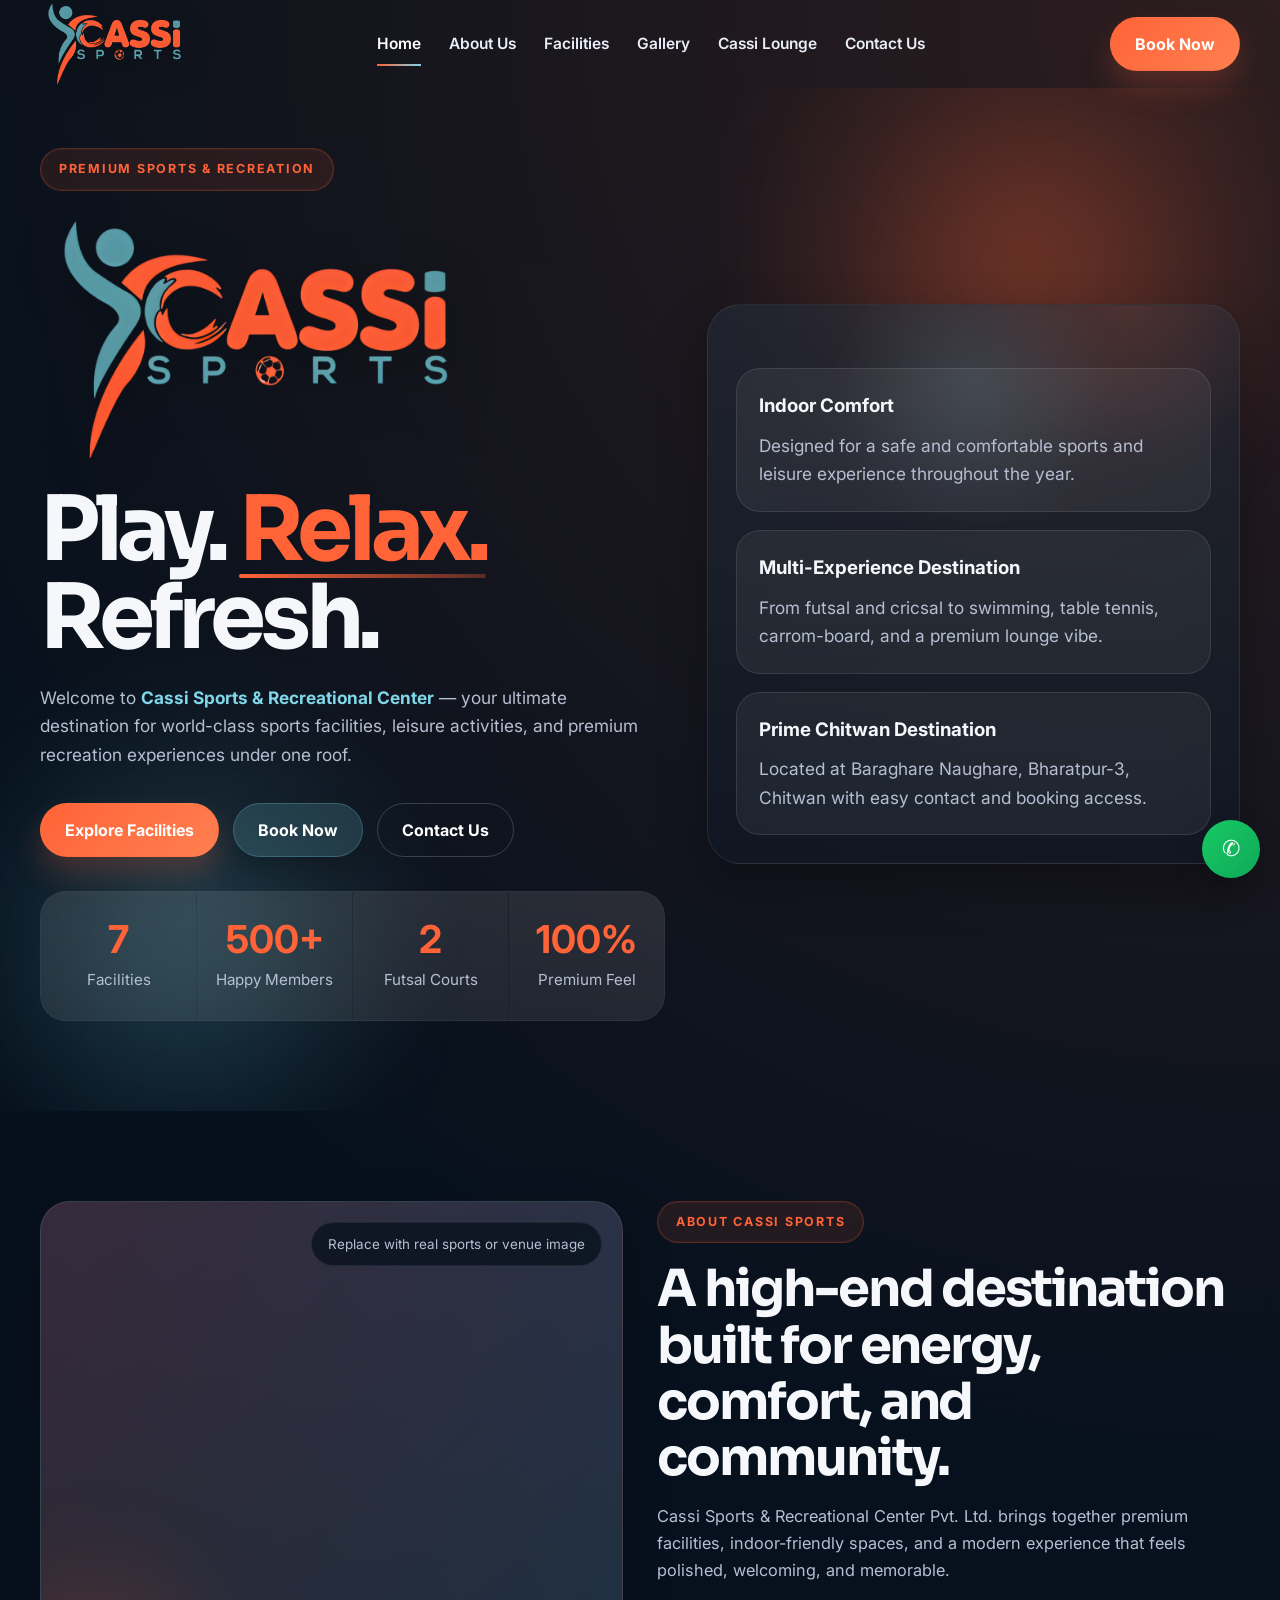
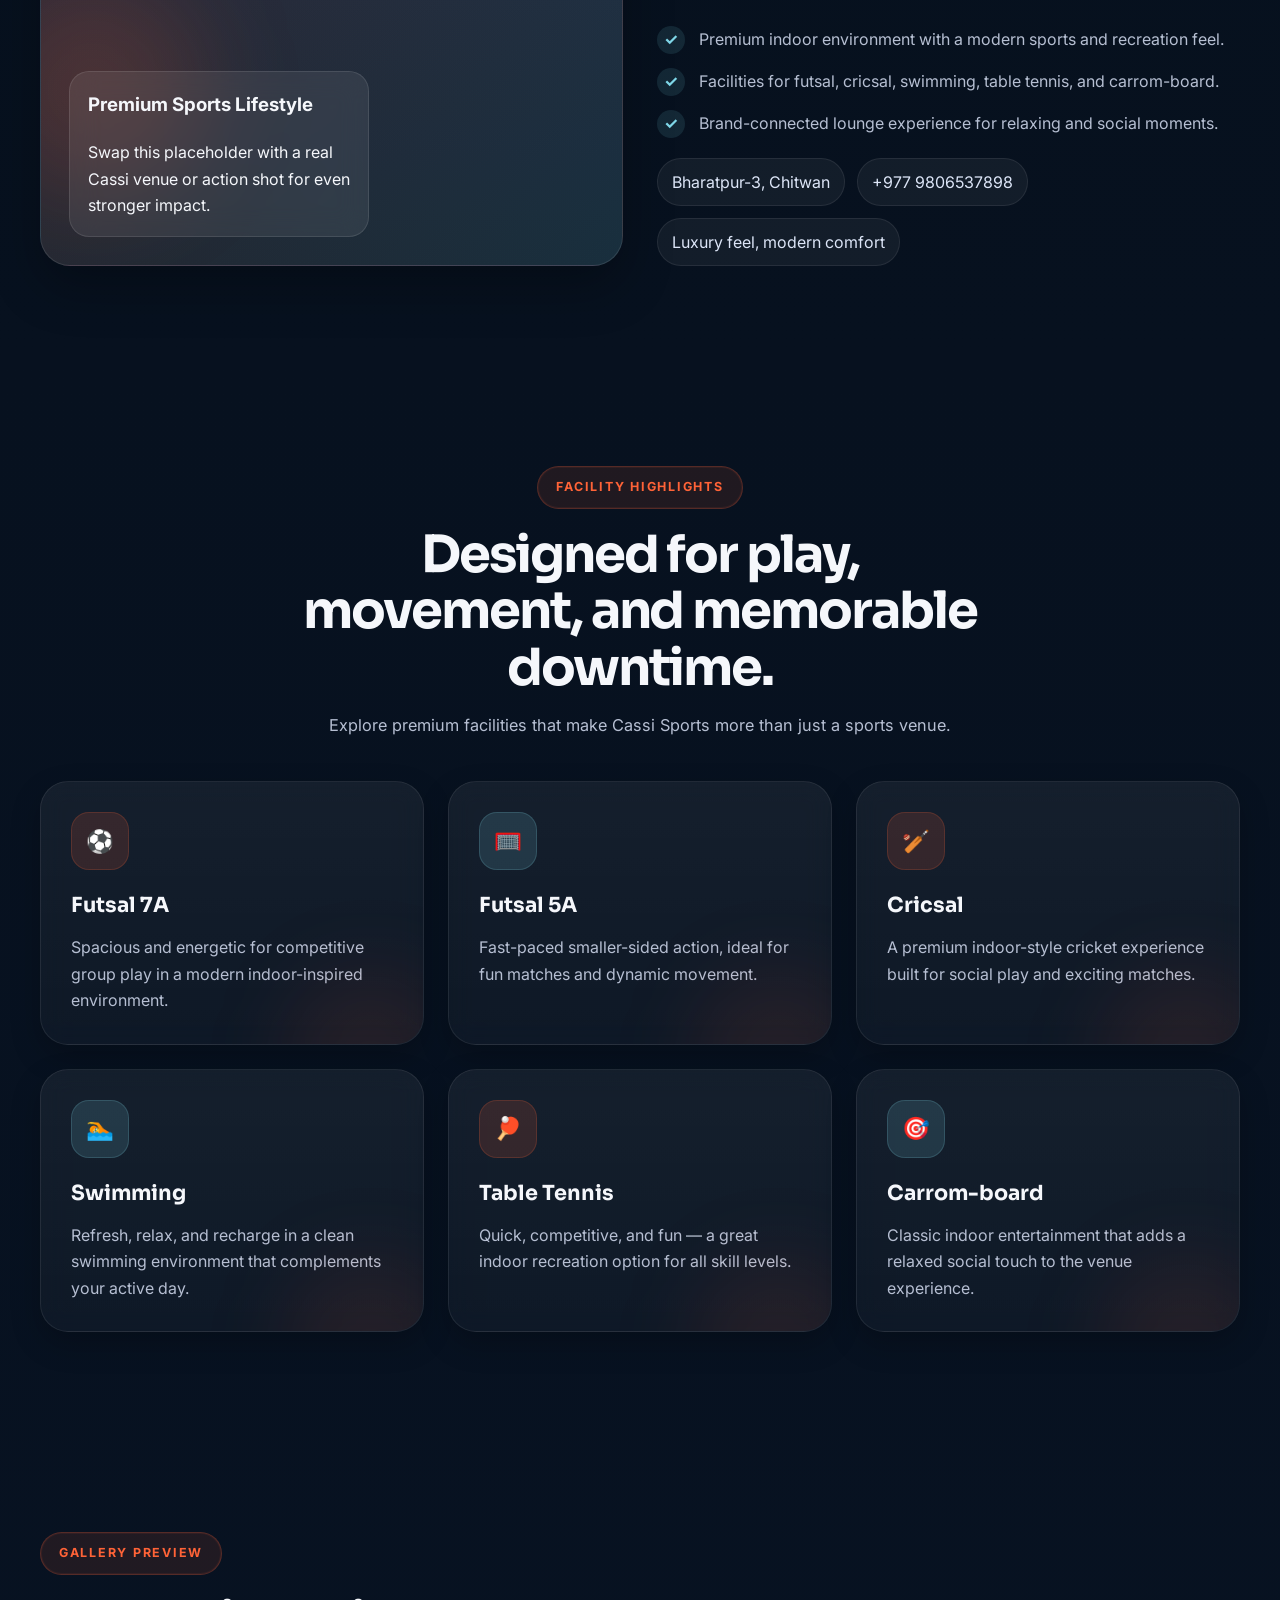
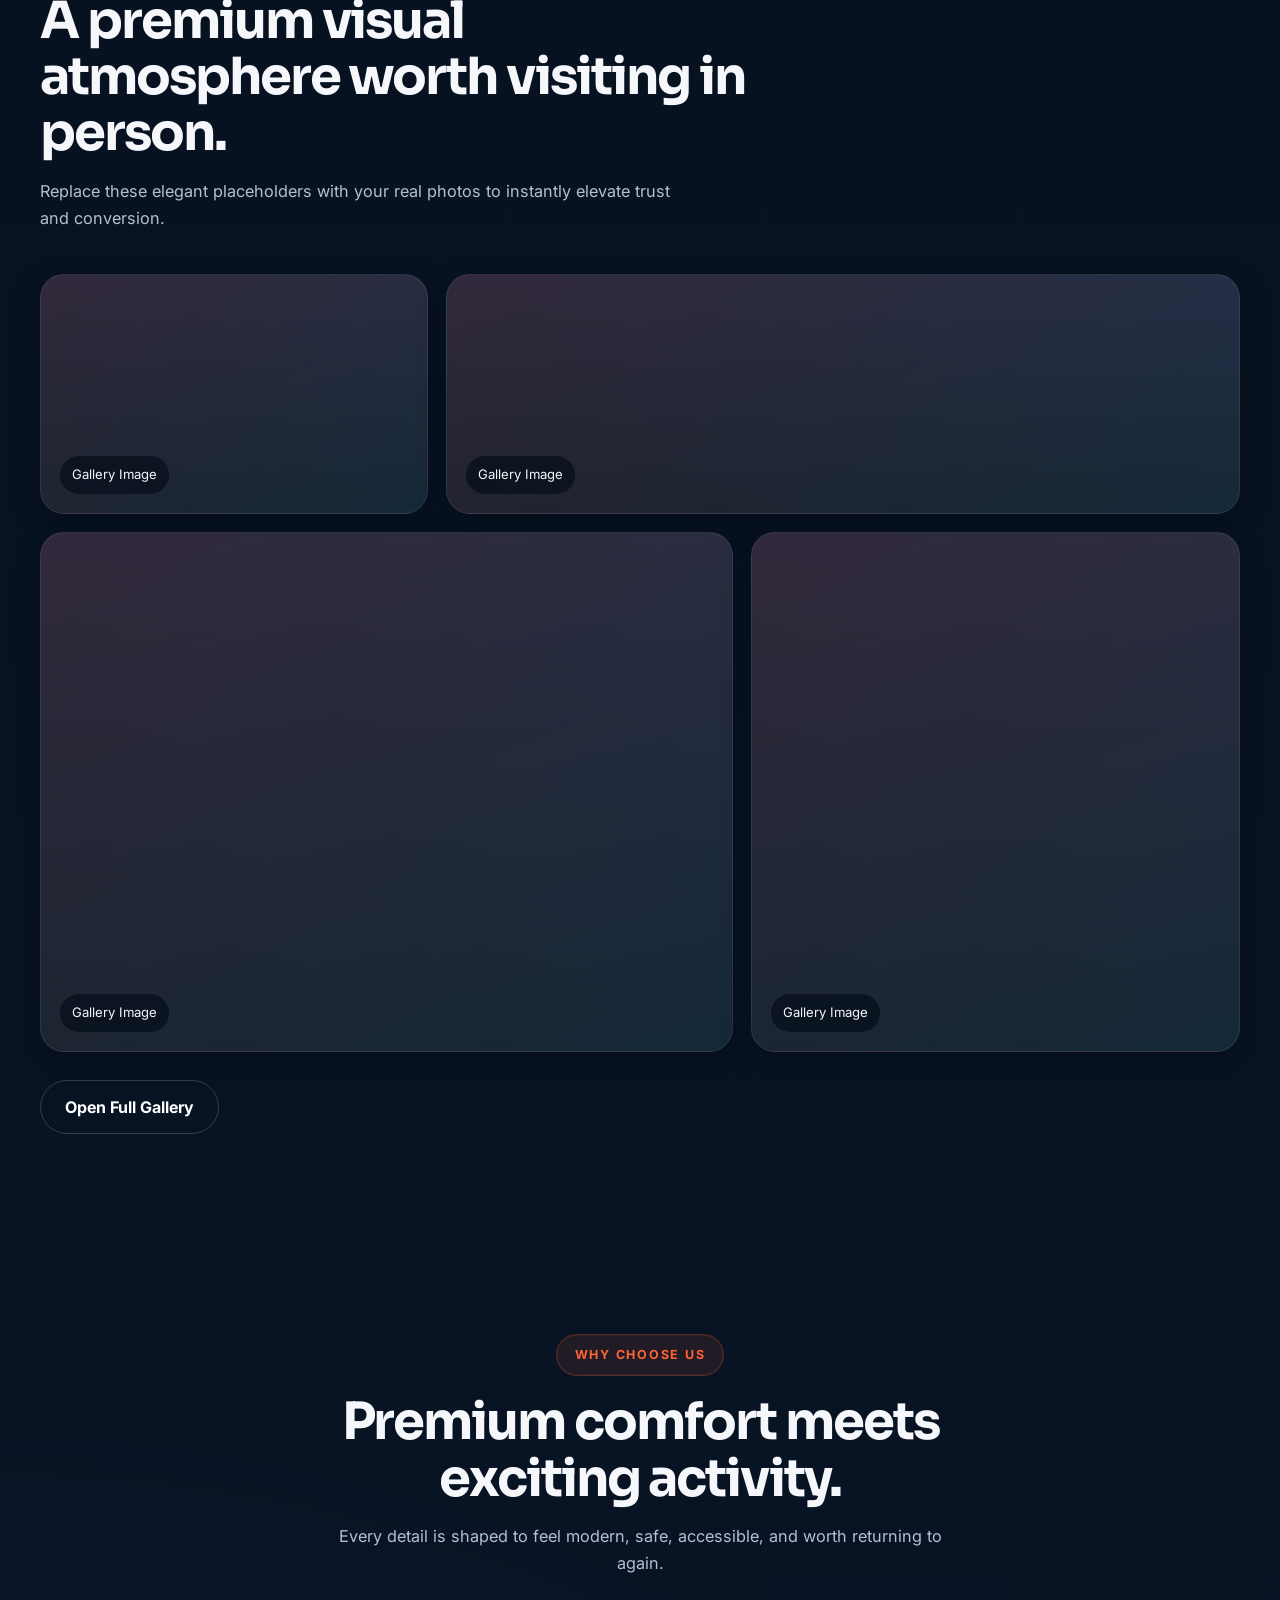
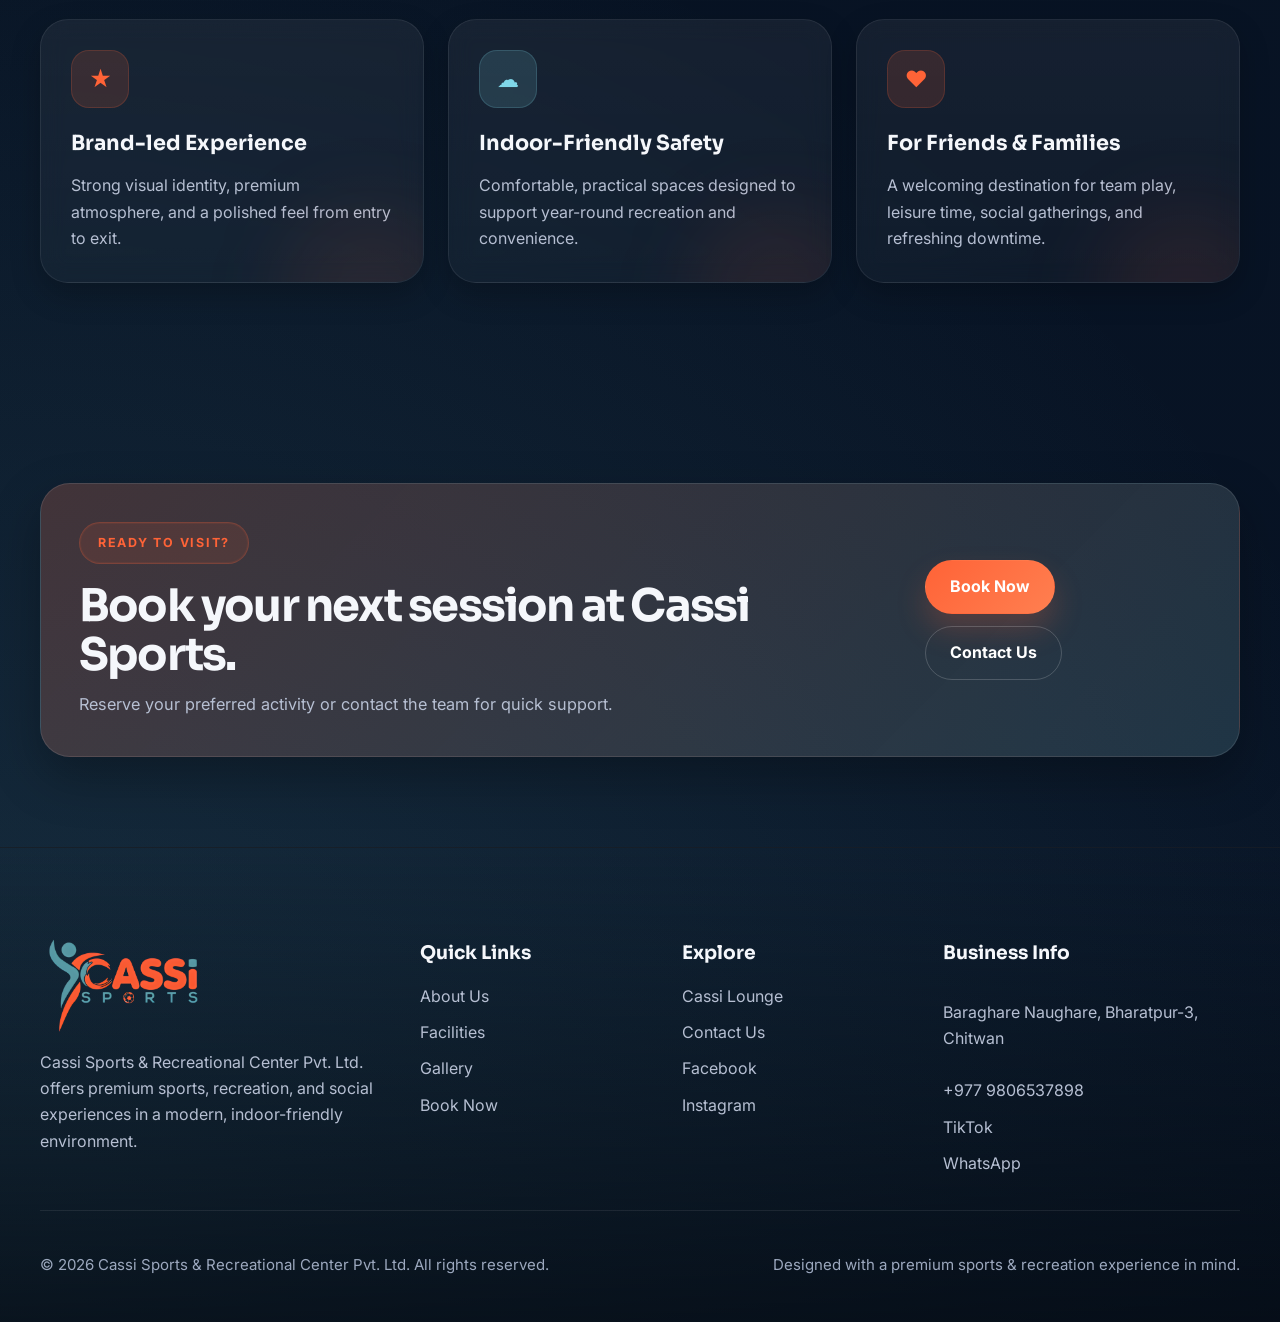
<file: index.html>
<!DOCTYPE html>
<html lang="en">
<head>
  <title>Cassi Sports &amp; Recreational Center Pvt. Ltd. | Premium Sports &amp; Recreation</title>
  <meta name="description" content="Premium sports and recreational center in Bharatpur, Chitwan with futsal, cricsal, swimming, table tennis, carrom-board, indoor safety, and Cassi Lounge." />
  
  <meta charset="UTF-8" />
  <meta name="viewport" content="width=device-width, initial-scale=1.0" />
  <meta name="theme-color" content="#07111f" />
  <link rel="icon" type="image/png" href="assets/images/cassi-logo.png" />
  <link rel="stylesheet" href="assets/css/style.css" />
  <link rel="stylesheet" href="assets/css/responsive.css" />

</head>
<body>
  
<header class="site-header">
  <div class="container navbar">
    <a class="brand" href="index.html" aria-label="Cassi Sports Home">
      <img src="assets/images/cassi-logo.png" alt="Cassi Sports official logo" />
    </a>

    <nav class="nav-links" aria-label="Main navigation">
      <a href="index.html" class="active">Home</a>
<a href="about.html" class="">About Us</a>
<a href="facilities.html" class="">Facilities</a>
<a href="gallery.html" class="">Gallery</a>
<a href="lounge.html" class="">Cassi Lounge</a>
<a href="contact.html" class="">Contact Us</a>
    </nav>

    <div class="nav-actions">
      <a href="booking.html" class="btn btn-primary desktop-only">Book Now</a>
      <button class="menu-toggle" aria-label="Open menu" aria-expanded="false">
        <span></span>
      </button>
    </div>
  </div>

  <div class="mobile-menu container">
    <nav aria-label="Mobile navigation">
      <a href="index.html" class="active">Home</a>
<a href="about.html" class="">About Us</a>
<a href="facilities.html" class="">Facilities</a>
<a href="gallery.html" class="">Gallery</a>
<a href="lounge.html" class="">Cassi Lounge</a>
<a href="contact.html" class="">Contact Us</a>
<a href="booking.html" class="btn btn-primary">Book Now</a>
    </nav>
  </div>
</header>


  <main>
    <section class="hero">
      <div class="glow orange" style="width:300px;height:300px;top:40px;right:8%;"></div>
      <div class="glow teal" style="width:260px;height:260px;bottom:20px;left:4%;"></div>

      <div class="container hero-grid">
        <div class="hero-content reveal">
          <div class="hero-badge eyebrow">Premium Sports &amp; Recreation</div>
          <div class="hero-logo-wrap">
            <img src="assets/images/cassi-logo.png" alt="Cassi Sports official large hero logo" class="hero-logo" />
          </div>
          <h1>Play. <span class="highlight underline">Relax.</span><br />Refresh.</h1>
          <p>
            Welcome to <strong class="cool">Cassi Sports &amp; Recreational Center</strong> —
            your ultimate destination for world-class sports facilities, leisure activities,
            and premium recreation experiences under one roof.
          </p>

          <div class="hero-actions">
            <a href="facilities.html" class="btn btn-primary">Explore Facilities</a>
            <a href="booking.html" class="btn btn-secondary">Book Now</a>
            <a href="contact.html" class="btn btn-outline">Contact Us</a>
          </div>

          <div class="hero-stats">
            <div class="stat">
              <h3 data-counter="7">0</h3>
              <p>Facilities</p>
            </div>
            <div class="stat">
              <h3 data-counter="500" data-suffix="+">0</h3>
              <p>Happy Members</p>
            </div>
            <div class="stat">
              <h3 data-counter="2">0</h3>
              <p>Futsal Courts</p>
            </div>
            <div class="stat">
              <h3 data-counter="100" data-suffix="%">0</h3>
              <p>Premium Feel</p>
            </div>
          </div>
        </div>

        <div class="hero-visual-panel reveal">
          <div class="hero-card-grid">
            <div class="glass-card">
              <h3>Indoor Comfort</h3>
              <p>Designed for a safe and comfortable sports and leisure experience throughout the year.</p>
            </div>
            <div class="glass-card">
              <h3>Multi-Experience Destination</h3>
              <p>From futsal and cricsal to swimming, table tennis, carrom-board, and a premium lounge vibe.</p>
            </div>
            <div class="glass-card">
              <h3>Prime Chitwan Destination</h3>
              <p>Located at Baraghare Naughare, Bharatpur-3, Chitwan with easy contact and booking access.</p>
            </div>
          </div>
        </div>
      </div>
    </section>

    <section class="section compact">
      <div class="container grid-2">
        <div class="image-placeholder reveal">
          <div class="image-caption">
            <h3 class="mt-0">Premium Sports Lifestyle</h3>
            <p class="mb-0">Swap this placeholder with a real Cassi venue or action shot for even stronger impact.</p>
          </div>
        </div>

        <div class="reveal">
          <div class="section-title-wrap">
            <span class="eyebrow">About Cassi Sports</span>
            <h2 class="section-title">A high-end destination built for energy, comfort, and community.</h2>
            <p class="section-subtitle">
              Cassi Sports &amp; Recreational Center Pvt. Ltd. brings together premium facilities,
              indoor-friendly spaces, and a modern experience that feels polished, welcoming, and memorable.
            </p>
          </div>

          <ul class="feature-list">
            <li><span>✓</span> Premium indoor environment with a modern sports and recreation feel.</li>
            <li><span>✓</span> Facilities for futsal, cricsal, swimming, table tennis, and carrom-board.</li>
            <li><span>✓</span> Brand-connected lounge experience for relaxing and social moments.</li>
          </ul>

          <div class="meta-row">
            <div class="meta-chip">Bharatpur-3, Chitwan</div>
            <div class="meta-chip">+977 9806537898</div>
            <div class="meta-chip">Luxury feel, modern comfort</div>
          </div>
        </div>
      </div>
    </section>

    <section class="section">
      <div class="container">
        <div class="section-title-wrap text-center reveal" style="margin-inline:auto;">
          <span class="eyebrow">Facility Highlights</span>
          <h2 class="section-title">Designed for play, movement, and memorable downtime.</h2>
          <p class="section-subtitle" style="margin-inline:auto;">
            Explore premium facilities that make Cassi Sports more than just a sports venue.
          </p>
        </div>

        <div class="grid-3">
          <article class="card reveal">
            <div class="icon-badge">⚽</div>
            <h3>Futsal 7A</h3>
            <p>Spacious and energetic for competitive group play in a modern indoor-inspired environment.</p>
          </article>

          <article class="card teal reveal">
            <div class="icon-badge">🥅</div>
            <h3>Futsal 5A</h3>
            <p>Fast-paced smaller-sided action, ideal for fun matches and dynamic movement.</p>
          </article>

          <article class="card reveal">
            <div class="icon-badge">🏏</div>
            <h3>Cricsal</h3>
            <p>A premium indoor-style cricket experience built for social play and exciting matches.</p>
          </article>

          <article class="card teal reveal">
            <div class="icon-badge">🏊</div>
            <h3>Swimming</h3>
            <p>Refresh, relax, and recharge in a clean swimming environment that complements your active day.</p>
          </article>

          <article class="card reveal">
            <div class="icon-badge">🏓</div>
            <h3>Table Tennis</h3>
            <p>Quick, competitive, and fun — a great indoor recreation option for all skill levels.</p>
          </article>

          <article class="card teal reveal">
            <div class="icon-badge">🎯</div>
            <h3>Carrom-board</h3>
            <p>Classic indoor entertainment that adds a relaxed social touch to the venue experience.</p>
          </article>
        </div>
      </div>
    </section>

    <section class="section compact">
      <div class="container">
        <div class="section-title-wrap reveal">
          <span class="eyebrow">Gallery Preview</span>
          <h2 class="section-title">A premium visual atmosphere worth visiting in person.</h2>
          <p class="section-subtitle">Replace these elegant placeholders with your real photos to instantly elevate trust and conversion.</p>
        </div>

        <div class="gallery-grid">
          <div class="gallery-item span-4 reveal" data-title="Modern Entry Atmosphere" data-subtitle="Use a clean exterior or branded entry shot here."></div>
          <div class="gallery-item span-8 reveal" data-title="Main Activity Zone" data-subtitle="Perfect for a wide venue image showing movement and lighting."></div>
          <div class="gallery-item span-7 tall reveal" data-title="Premium Recreation Experience" data-subtitle="Feature a bold sports or swimming visual to create a luxury feel."></div>
          <div class="gallery-item span-5 reveal" data-title="Indoor Leisure Area" data-subtitle="Ideal for social areas like table tennis or carrom-board."></div>
        </div>

        <div style="margin-top:28px;">
          <a href="gallery.html" class="btn btn-outline">Open Full Gallery</a>
        </div>
      </div>
    </section>

    <section class="section">
      <div class="container">
        <div class="section-title-wrap text-center reveal" style="margin-inline:auto;">
          <span class="eyebrow">Why Choose Us</span>
          <h2 class="section-title">Premium comfort meets exciting activity.</h2>
          <p class="section-subtitle" style="margin-inline:auto;">
            Every detail is shaped to feel modern, safe, accessible, and worth returning to again.
          </p>
        </div>

        <div class="grid-3">
          <article class="card reveal">
            <div class="icon-badge">★</div>
            <h3>Brand-led Experience</h3>
            <p>Strong visual identity, premium atmosphere, and a polished feel from entry to exit.</p>
          </article>
          <article class="card teal reveal">
            <div class="icon-badge">☁</div>
            <h3>Indoor-Friendly Safety</h3>
            <p>Comfortable, practical spaces designed to support year-round recreation and convenience.</p>
          </article>
          <article class="card reveal">
            <div class="icon-badge">♥</div>
            <h3>For Friends &amp; Families</h3>
            <p>A welcoming destination for team play, leisure time, social gatherings, and refreshing downtime.</p>
          </article>
        </div>
      </div>
    </section>

    <section class="section compact">
      <div class="container">
        <div class="cta-banner reveal">
          <div>
            <span class="eyebrow">Ready to Visit?</span>
            <h2 class="section-title" style="font-size:clamp(1.8rem,4vw,2.8rem);margin-bottom:10px;">Book your next session at Cassi Sports.</h2>
            <p class="section-subtitle" style="margin:0;">Reserve your preferred activity or contact the team for quick support.</p>
          </div>
          <div style="display:flex;flex-wrap:wrap;gap:12px;">
            <a href="booking.html" class="btn btn-primary">Book Now</a>
            <a href="contact.html" class="btn btn-outline">Contact Us</a>
          </div>
        </div>
      </div>
    </section>
  </main>

  <div class="gallery-modal" aria-hidden="true">
    <div class="gallery-modal-content">
      <button class="gallery-modal-close" aria-label="Close preview">×</button>
      <div class="modal-label">
        <h3 class="modal-title mt-0">Gallery Preview</h3>
        <p class="modal-subtitle mb-0">Replace this placeholder with your actual image asset.</p>
      </div>
    </div>
  </div>

  
<footer class="site-footer">
  <div class="container">
    <div class="footer-grid">
      <div>
        <a href="index.html" class="footer-logo">
          <img src="assets/images/cassi-logo.png" alt="Cassi Sports official logo" />
        </a>
        <p class="footer-text">
          Cassi Sports &amp; Recreational Center Pvt. Ltd. offers premium sports, recreation,
          and social experiences in a modern, indoor-friendly environment.
        </p>
      </div>

      <div>
        <h3 class="footer-title">Quick Links</h3>
        <div class="footer-links">
          <a href="about.html">About Us</a>
          <a href="facilities.html">Facilities</a>
          <a href="gallery.html">Gallery</a>
          <a href="booking.html">Book Now</a>
        </div>
      </div>

      <div>
        <h3 class="footer-title">Explore</h3>
        <div class="footer-links">
          <a href="lounge.html">Cassi Lounge</a>
          <a href="contact.html">Contact Us</a>
          <a href="https://www.facebook.com/p/Cassi-Sports-And-Recreational-Centre-Pvt-Ltd-100089812224533/" target="_blank" rel="noopener">Facebook</a>
          <a href="https://instagram.com/cassisports" target="_blank" rel="noopener">Instagram</a>
        </div>
      </div>

      <div>
        <h3 class="footer-title">Business Info</h3>
        <div class="footer-contact">
          <p>Baraghare Naughare, Bharatpur-3, Chitwan</p>
          <a href="tel:+9779806537898">+977 9806537898</a>
          <a href="https://www.tiktok.com/@cassi.sports" target="_blank" rel="noopener">TikTok</a>
          <a href="https://wa.me/9779806537898" target="_blank" rel="noopener">WhatsApp</a>
        </div>
      </div>
    </div>

    <div class="footer-bottom">
      <p>© <span class="current-year"></span> Cassi Sports &amp; Recreational Center Pvt. Ltd. All rights reserved.</p>
      <p>Designed with a premium sports &amp; recreation experience in mind.</p>
    </div>
  </div>
</footer>

<a class="back-to-top" href="javascript:void(0)" aria-label="Back to top">↑</a>
<a class="floating-whatsapp" href="https://wa.me/9779806537898" target="_blank" rel="noopener" aria-label="Chat on WhatsApp">✆</a>
<script src="assets/js/main.js"></script>

</body>
</html>
</file>
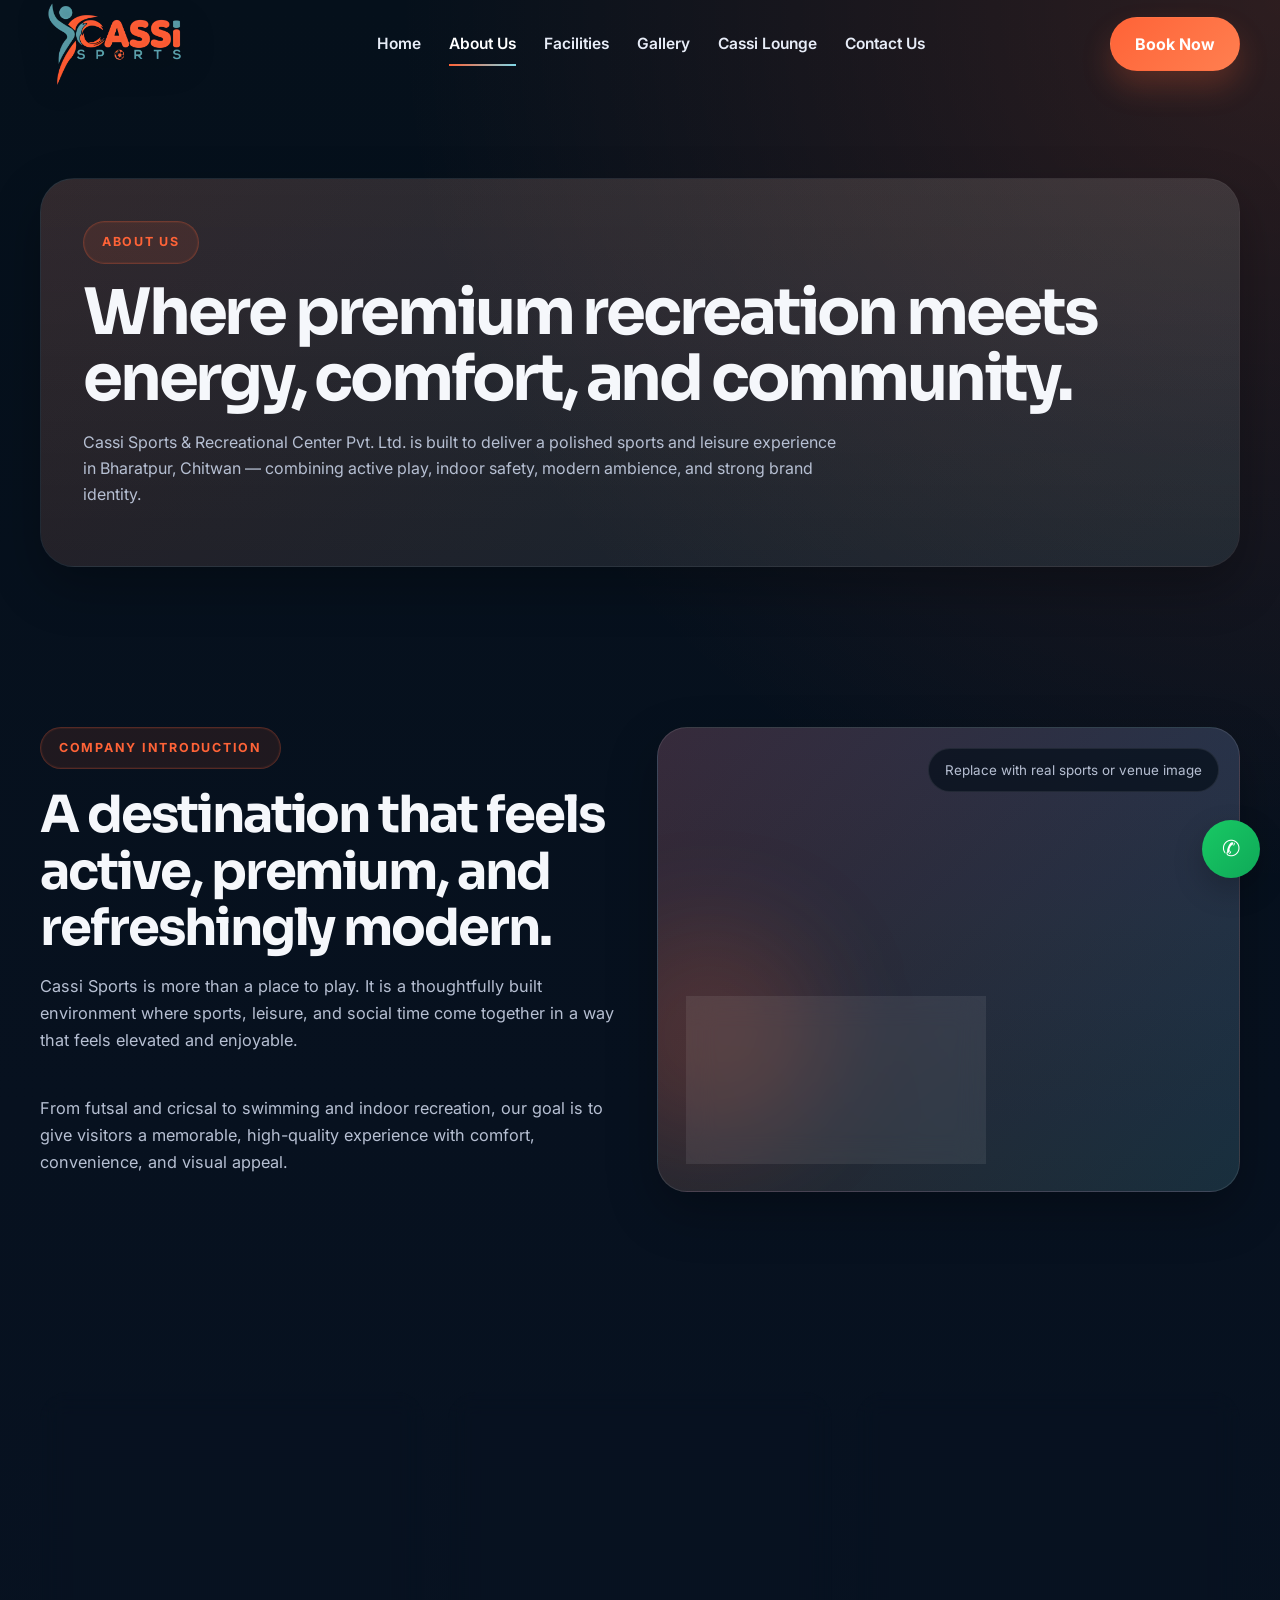
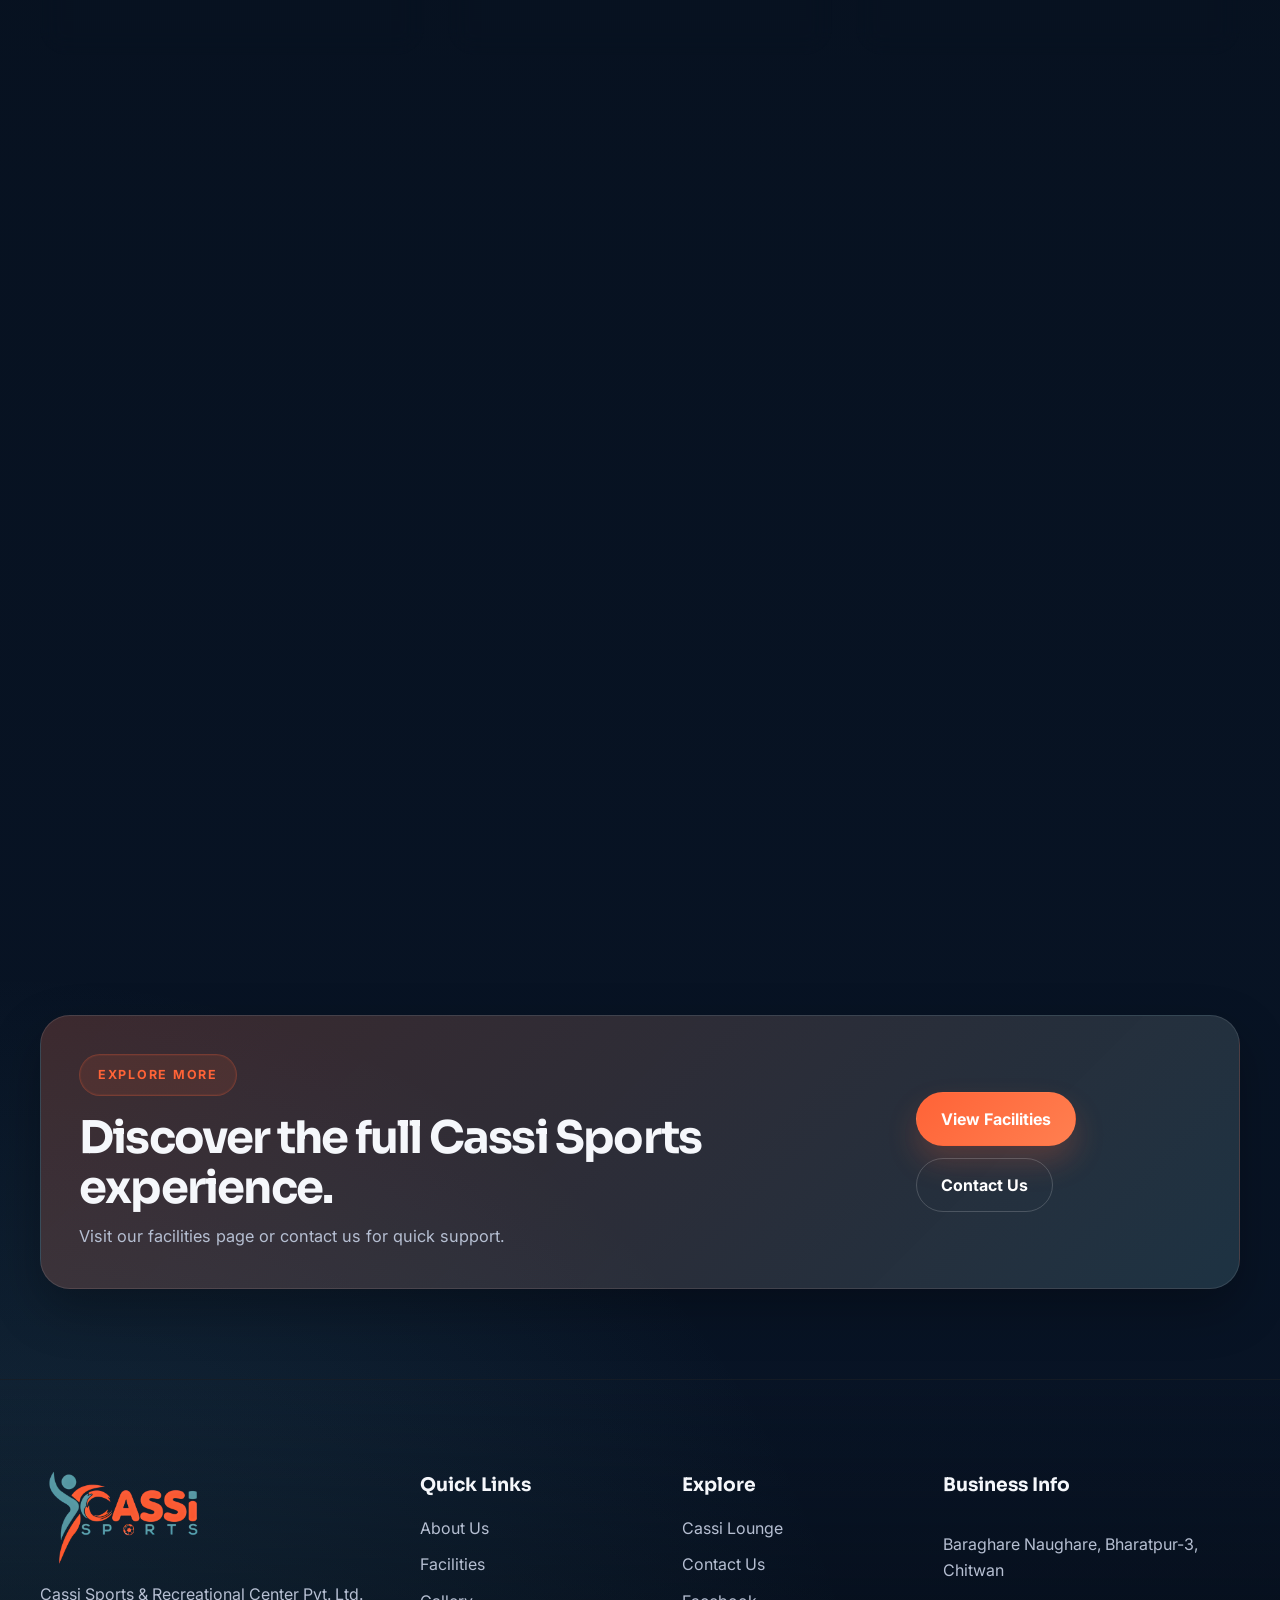
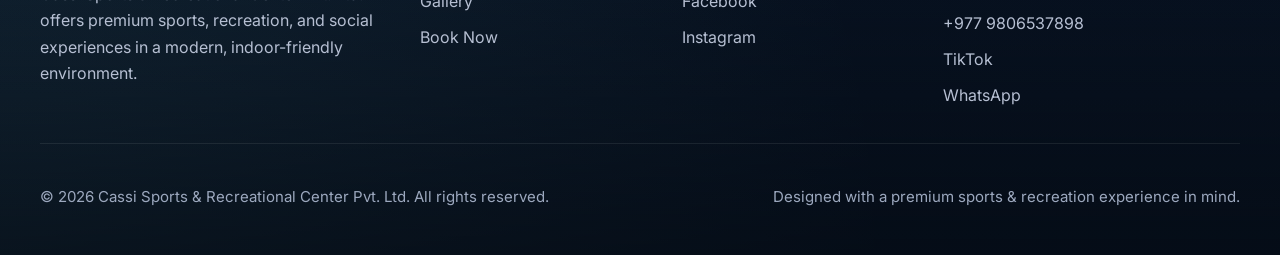
<file: about.html>
<!DOCTYPE html>
<html lang="en">
<head>
  <title>About Us | Cassi Sports &amp; Recreational Center Pvt. Ltd.</title>
  <meta name="description" content="Learn more about Cassi Sports & Recreational Center Pvt. Ltd., our mission, premium environment, and why visitors choose us." />
  
  <meta charset="UTF-8" />
  <meta name="viewport" content="width=device-width, initial-scale=1.0" />
  <meta name="theme-color" content="#07111f" />
  <link rel="icon" type="image/png" href="assets/images/cassi-logo.png" />
  <link rel="stylesheet" href="assets/css/style.css" />
  <link rel="stylesheet" href="assets/css/responsive.css" />

</head>
<body>
  
<header class="site-header">
  <div class="container navbar">
    <a class="brand" href="index.html" aria-label="Cassi Sports Home">
      <img src="assets/images/cassi-logo.png" alt="Cassi Sports official logo" />
    </a>

    <nav class="nav-links" aria-label="Main navigation">
      <a href="index.html" class="">Home</a>
<a href="about.html" class="active">About Us</a>
<a href="facilities.html" class="">Facilities</a>
<a href="gallery.html" class="">Gallery</a>
<a href="lounge.html" class="">Cassi Lounge</a>
<a href="contact.html" class="">Contact Us</a>
    </nav>

    <div class="nav-actions">
      <a href="booking.html" class="btn btn-primary desktop-only">Book Now</a>
      <button class="menu-toggle" aria-label="Open menu" aria-expanded="false">
        <span></span>
      </button>
    </div>
  </div>

  <div class="mobile-menu container">
    <nav aria-label="Mobile navigation">
      <a href="index.html" class="">Home</a>
<a href="about.html" class="active">About Us</a>
<a href="facilities.html" class="">Facilities</a>
<a href="gallery.html" class="">Gallery</a>
<a href="lounge.html" class="">Cassi Lounge</a>
<a href="contact.html" class="">Contact Us</a>
<a href="booking.html" class="btn btn-primary">Book Now</a>
    </nav>
  </div>
</header>

  <main>
    <section class="page-hero">
      <div class="container">
        <div class="page-hero-card reveal">
          <span class="eyebrow">About Us</span>
          <h1>Where premium recreation meets energy, comfort, and community.</h1>
          <p>
            Cassi Sports &amp; Recreational Center Pvt. Ltd. is built to deliver a polished sports and leisure experience
            in Bharatpur, Chitwan — combining active play, indoor safety, modern ambience, and strong brand identity.
          </p>
        </div>
      </div>
    </section>

    <section class="section compact">
      <div class="container grid-2">
        <div class="reveal">
          <div class="section-title-wrap">
            <span class="eyebrow">Company Introduction</span>
            <h2 class="section-title">A destination that feels active, premium, and refreshingly modern.</h2>
            <p class="section-subtitle">
              Cassi Sports is more than a place to play. It is a thoughtfully built environment where sports,
              leisure, and social time come together in a way that feels elevated and enjoyable.
            </p>
          </div>
          <p class="section-subtitle">
            From futsal and cricsal to swimming and indoor recreation, our goal is to give visitors a memorable,
            high-quality experience with comfort, convenience, and visual appeal.
          </p>
        </div>
        <div class="image-placeholder reveal">
          <div class="image-caption">
            <h3 class="mt-0">Brand Story Visual</h3>
            <p class="mb-0">Use a venue or team photo here to make the page more personal and authentic.</p>
          </div>
        </div>
      </div>
    </section>

    <section class="section">
      <div class="container grid-3">
        <article class="card reveal">
          <div class="icon-badge">◎</div>
          <h3>Mission</h3>
          <p>To create a premium sports and recreation destination that people enjoy, trust, and return to regularly.</p>
        </article>
        <article class="card teal reveal">
          <div class="icon-badge">◉</div>
          <h3>Vision</h3>
          <p>To become a standout lifestyle-focused sports center known for quality, comfort, and memorable experiences.</p>
        </article>
        <article class="card reveal">
          <div class="icon-badge">✦</div>
          <h3>Promise</h3>
          <p>To maintain a clean, modern, welcoming, and premium environment for all visitors and activity types.</p>
        </article>
      </div>
    </section>

    <section class="section compact">
      <div class="container grid-2">
        <div class="image-placeholder reveal">
          <div class="image-caption">
            <h3 class="mt-0">Indoor Safety &amp; Comfort</h3>
            <p class="mb-0">Showcase the indoor-friendly setting or a detailed facility image here.</p>
          </div>
        </div>
        <div class="reveal">
          <div class="section-title-wrap">
            <span class="eyebrow">Why Choose Cassi Sports</span>
            <h2 class="section-title">Built for comfort, movement, and a refined visitor experience.</h2>
            <p class="section-subtitle">
              We combine indoor-friendly facilities, premium design direction, and a multi-experience destination
              that supports both active and relaxed moments.
            </p>
          </div>
          <ul class="feature-list">
            <li><span>✓</span> Strong brand identity with modern premium design.</li>
            <li><span>✓</span> Indoor-focused safety and comfort for all weather convenience.</li>
            <li><span>✓</span> Sports, recreation, and social experiences available in one destination.</li>
            <li><span>✓</span> Ideal for friends, families, and active community gatherings.</li>
          </ul>
        </div>
      </div>
    </section>

    <section class="section compact">
      <div class="container">
        <div class="cta-banner reveal">
          <div>
            <span class="eyebrow">Explore More</span>
            <h2 class="section-title" style="font-size:clamp(1.8rem,4vw,2.8rem);margin-bottom:10px;">Discover the full Cassi Sports experience.</h2>
            <p class="section-subtitle" style="margin:0;">Visit our facilities page or contact us for quick support.</p>
          </div>
          <div style="display:flex;flex-wrap:wrap;gap:12px;">
            <a href="facilities.html" class="btn btn-primary">View Facilities</a>
            <a href="contact.html" class="btn btn-outline">Contact Us</a>
          </div>
        </div>
      </div>
    </section>
  </main>
  
<footer class="site-footer">
  <div class="container">
    <div class="footer-grid">
      <div>
        <a href="index.html" class="footer-logo">
          <img src="assets/images/cassi-logo.png" alt="Cassi Sports official logo" />
        </a>
        <p class="footer-text">
          Cassi Sports &amp; Recreational Center Pvt. Ltd. offers premium sports, recreation,
          and social experiences in a modern, indoor-friendly environment.
        </p>
      </div>

      <div>
        <h3 class="footer-title">Quick Links</h3>
        <div class="footer-links">
          <a href="about.html">About Us</a>
          <a href="facilities.html">Facilities</a>
          <a href="gallery.html">Gallery</a>
          <a href="booking.html">Book Now</a>
        </div>
      </div>

      <div>
        <h3 class="footer-title">Explore</h3>
        <div class="footer-links">
          <a href="lounge.html">Cassi Lounge</a>
          <a href="contact.html">Contact Us</a>
          <a href="https://www.facebook.com/p/Cassi-Sports-And-Recreational-Centre-Pvt-Ltd-100089812224533/" target="_blank" rel="noopener">Facebook</a>
          <a href="https://instagram.com/cassisports" target="_blank" rel="noopener">Instagram</a>
        </div>
      </div>

      <div>
        <h3 class="footer-title">Business Info</h3>
        <div class="footer-contact">
          <p>Baraghare Naughare, Bharatpur-3, Chitwan</p>
          <a href="tel:+9779806537898">+977 9806537898</a>
          <a href="https://www.tiktok.com/@cassi.sports" target="_blank" rel="noopener">TikTok</a>
          <a href="https://wa.me/9779806537898" target="_blank" rel="noopener">WhatsApp</a>
        </div>
      </div>
    </div>

    <div class="footer-bottom">
      <p>© <span class="current-year"></span> Cassi Sports &amp; Recreational Center Pvt. Ltd. All rights reserved.</p>
      <p>Designed with a premium sports &amp; recreation experience in mind.</p>
    </div>
  </div>
</footer>

<a class="back-to-top" href="javascript:void(0)" aria-label="Back to top">↑</a>
<a class="floating-whatsapp" href="https://wa.me/9779806537898" target="_blank" rel="noopener" aria-label="Chat on WhatsApp">✆</a>
<script src="assets/js/main.js"></script>

</body>
</html>
</file>
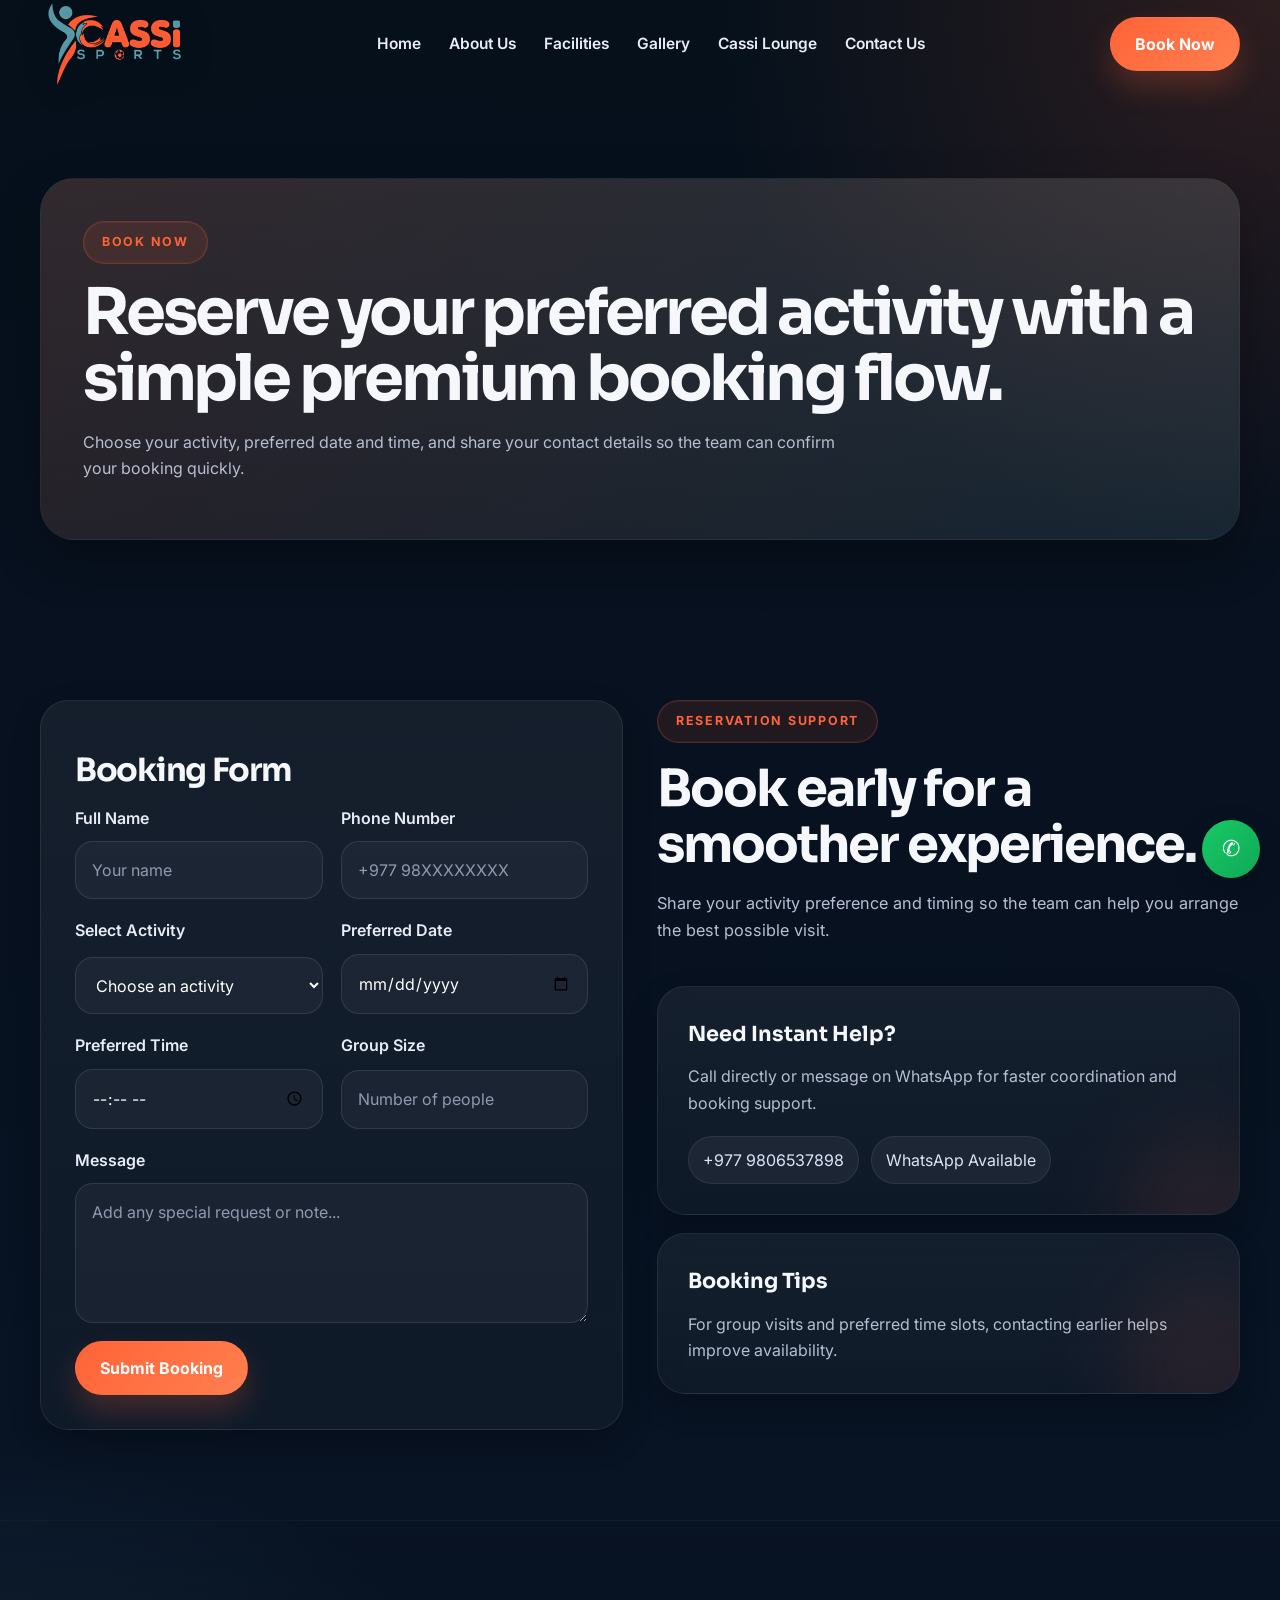
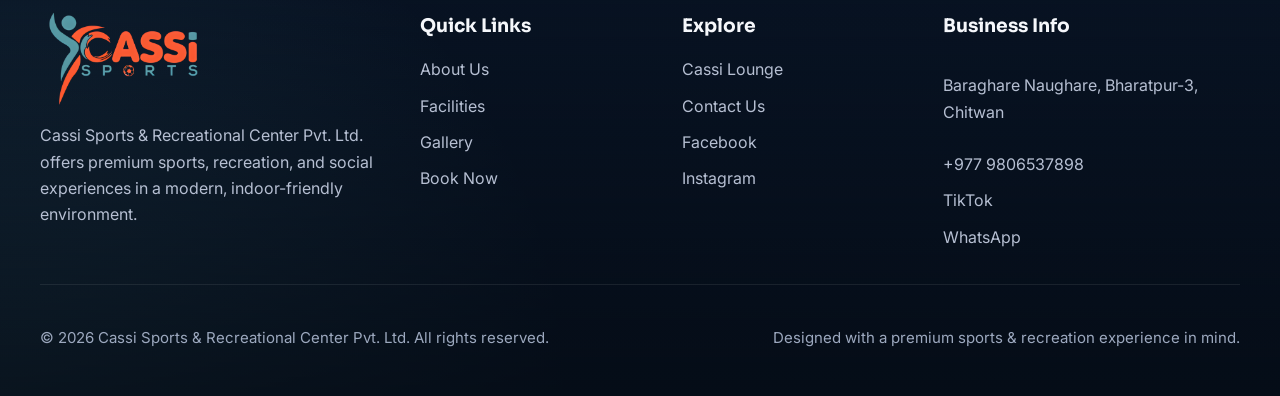
<file: booking.html>
<!DOCTYPE html>
<html lang="en">
<head>
  <title>Book Now | Cassi Sports &amp; Recreational Center Pvt. Ltd.</title>
  <meta name="description" content="Reserve your slot at Cassi Sports with our premium booking page and activity selection form." />
  
  <meta charset="UTF-8" />
  <meta name="viewport" content="width=device-width, initial-scale=1.0" />
  <meta name="theme-color" content="#07111f" />
  <link rel="icon" type="image/png" href="assets/images/cassi-logo.png" />
  <link rel="stylesheet" href="assets/css/style.css" />
  <link rel="stylesheet" href="assets/css/responsive.css" />

</head>
<body>
  
<header class="site-header">
  <div class="container navbar">
    <a class="brand" href="index.html" aria-label="Cassi Sports Home">
      <img src="assets/images/cassi-logo.png" alt="Cassi Sports official logo" />
    </a>

    <nav class="nav-links" aria-label="Main navigation">
      <a href="index.html" class="">Home</a>
<a href="about.html" class="">About Us</a>
<a href="facilities.html" class="">Facilities</a>
<a href="gallery.html" class="">Gallery</a>
<a href="lounge.html" class="">Cassi Lounge</a>
<a href="contact.html" class="">Contact Us</a>
    </nav>

    <div class="nav-actions">
      <a href="booking.html" class="btn btn-primary desktop-only">Book Now</a>
      <button class="menu-toggle" aria-label="Open menu" aria-expanded="false">
        <span></span>
      </button>
    </div>
  </div>

  <div class="mobile-menu container">
    <nav aria-label="Mobile navigation">
      <a href="index.html" class="">Home</a>
<a href="about.html" class="">About Us</a>
<a href="facilities.html" class="">Facilities</a>
<a href="gallery.html" class="">Gallery</a>
<a href="lounge.html" class="">Cassi Lounge</a>
<a href="contact.html" class="">Contact Us</a>
<a href="booking.html" class="btn btn-primary">Book Now</a>
    </nav>
  </div>
</header>

  <main>
    <section class="page-hero">
      <div class="container">
        <div class="page-hero-card reveal">
          <span class="eyebrow">Book Now</span>
          <h1>Reserve your preferred activity with a simple premium booking flow.</h1>
          <p>
            Choose your activity, preferred date and time, and share your contact details so the team can confirm your booking quickly.
          </p>
        </div>
      </div>
    </section>

    <section class="section compact">
      <div class="container grid-2">
        <div class="form-wrap reveal">
          <h2 class="section-title" style="font-size:2rem;">Booking Form</h2>
          <form>
            <div class="form-grid">
              <div class="form-group">
                <label for="booking-name">Full Name</label>
                <input id="booking-name" type="text" placeholder="Your name" required />
              </div>
              <div class="form-group">
                <label for="booking-phone">Phone Number</label>
                <input id="booking-phone" type="tel" placeholder="+977 98XXXXXXXX" required />
              </div>
              <div class="form-group">
                <label for="booking-activity">Select Activity</label>
                <select id="booking-activity" required>
                  <option value="">Choose an activity</option>
                  <option>Futsal 7A</option>
                  <option>Futsal 5A</option>
                  <option>Cricsal</option>
                  <option>Swimming</option>
                  <option>Table Tennis</option>
                  <option>Carrom-board</option>
                  <option>Cassi Lounge</option>
                </select>
              </div>
              <div class="form-group">
                <label for="booking-date">Preferred Date</label>
                <input id="booking-date" type="date" required />
              </div>
              <div class="form-group">
                <label for="booking-time">Preferred Time</label>
                <input id="booking-time" type="time" required />
              </div>
              <div class="form-group">
                <label for="booking-size">Group Size</label>
                <input id="booking-size" type="number" min="1" placeholder="Number of people" />
              </div>
              <div class="form-group full">
                <label for="booking-message">Message</label>
                <textarea id="booking-message" placeholder="Add any special request or note..."></textarea>
              </div>
            </div>
            <div style="margin-top:18px;">
              <button class="btn btn-primary" type="submit">Submit Booking</button>
            </div>
          </form>
        </div>

        <div class="reveal">
          <div class="section-title-wrap">
            <span class="eyebrow">Reservation Support</span>
            <h2 class="section-title">Book early for a smoother experience.</h2>
            <p class="section-subtitle">
              Share your activity preference and timing so the team can help you arrange the best possible visit.
            </p>
          </div>
          <div class="card" style="margin-bottom:18px;">
            <h3>Need Instant Help?</h3>
            <p>Call directly or message on WhatsApp for faster coordination and booking support.</p>
            <div class="meta-row">
              <div class="meta-chip">+977 9806537898</div>
              <div class="meta-chip">WhatsApp Available</div>
            </div>
          </div>
          <div class="card teal">
            <h3>Booking Tips</h3>
            <p>For group visits and preferred time slots, contacting earlier helps improve availability.</p>
          </div>
        </div>
      </div>
    </section>
  </main>
  
<footer class="site-footer">
  <div class="container">
    <div class="footer-grid">
      <div>
        <a href="index.html" class="footer-logo">
          <img src="assets/images/cassi-logo.png" alt="Cassi Sports official logo" />
        </a>
        <p class="footer-text">
          Cassi Sports &amp; Recreational Center Pvt. Ltd. offers premium sports, recreation,
          and social experiences in a modern, indoor-friendly environment.
        </p>
      </div>

      <div>
        <h3 class="footer-title">Quick Links</h3>
        <div class="footer-links">
          <a href="about.html">About Us</a>
          <a href="facilities.html">Facilities</a>
          <a href="gallery.html">Gallery</a>
          <a href="booking.html">Book Now</a>
        </div>
      </div>

      <div>
        <h3 class="footer-title">Explore</h3>
        <div class="footer-links">
          <a href="lounge.html">Cassi Lounge</a>
          <a href="contact.html">Contact Us</a>
          <a href="https://www.facebook.com/p/Cassi-Sports-And-Recreational-Centre-Pvt-Ltd-100089812224533/" target="_blank" rel="noopener">Facebook</a>
          <a href="https://instagram.com/cassisports" target="_blank" rel="noopener">Instagram</a>
        </div>
      </div>

      <div>
        <h3 class="footer-title">Business Info</h3>
        <div class="footer-contact">
          <p>Baraghare Naughare, Bharatpur-3, Chitwan</p>
          <a href="tel:+9779806537898">+977 9806537898</a>
          <a href="https://www.tiktok.com/@cassi.sports" target="_blank" rel="noopener">TikTok</a>
          <a href="https://wa.me/9779806537898" target="_blank" rel="noopener">WhatsApp</a>
        </div>
      </div>
    </div>

    <div class="footer-bottom">
      <p>© <span class="current-year"></span> Cassi Sports &amp; Recreational Center Pvt. Ltd. All rights reserved.</p>
      <p>Designed with a premium sports &amp; recreation experience in mind.</p>
    </div>
  </div>
</footer>

<a class="back-to-top" href="javascript:void(0)" aria-label="Back to top">↑</a>
<a class="floating-whatsapp" href="https://wa.me/9779806537898" target="_blank" rel="noopener" aria-label="Chat on WhatsApp">✆</a>
<script src="assets/js/main.js"></script>

</body>
</html>
</file>
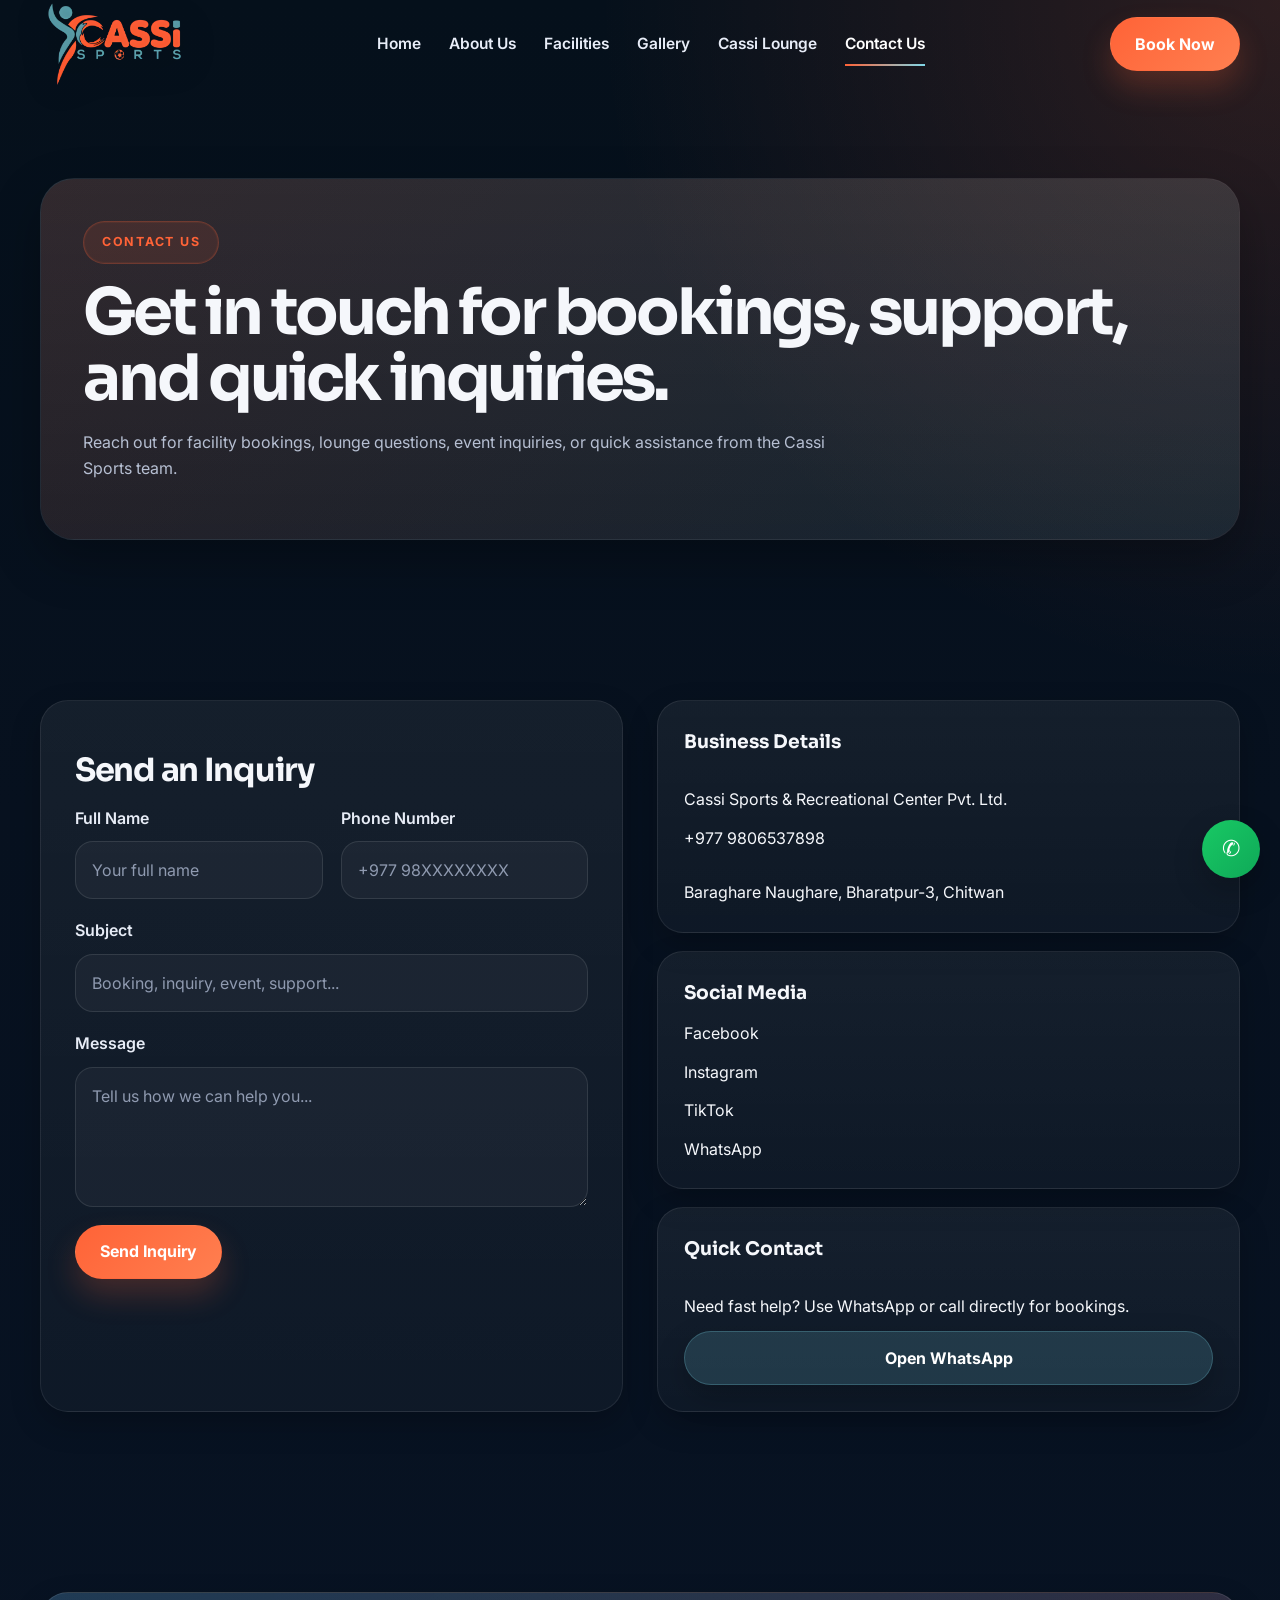
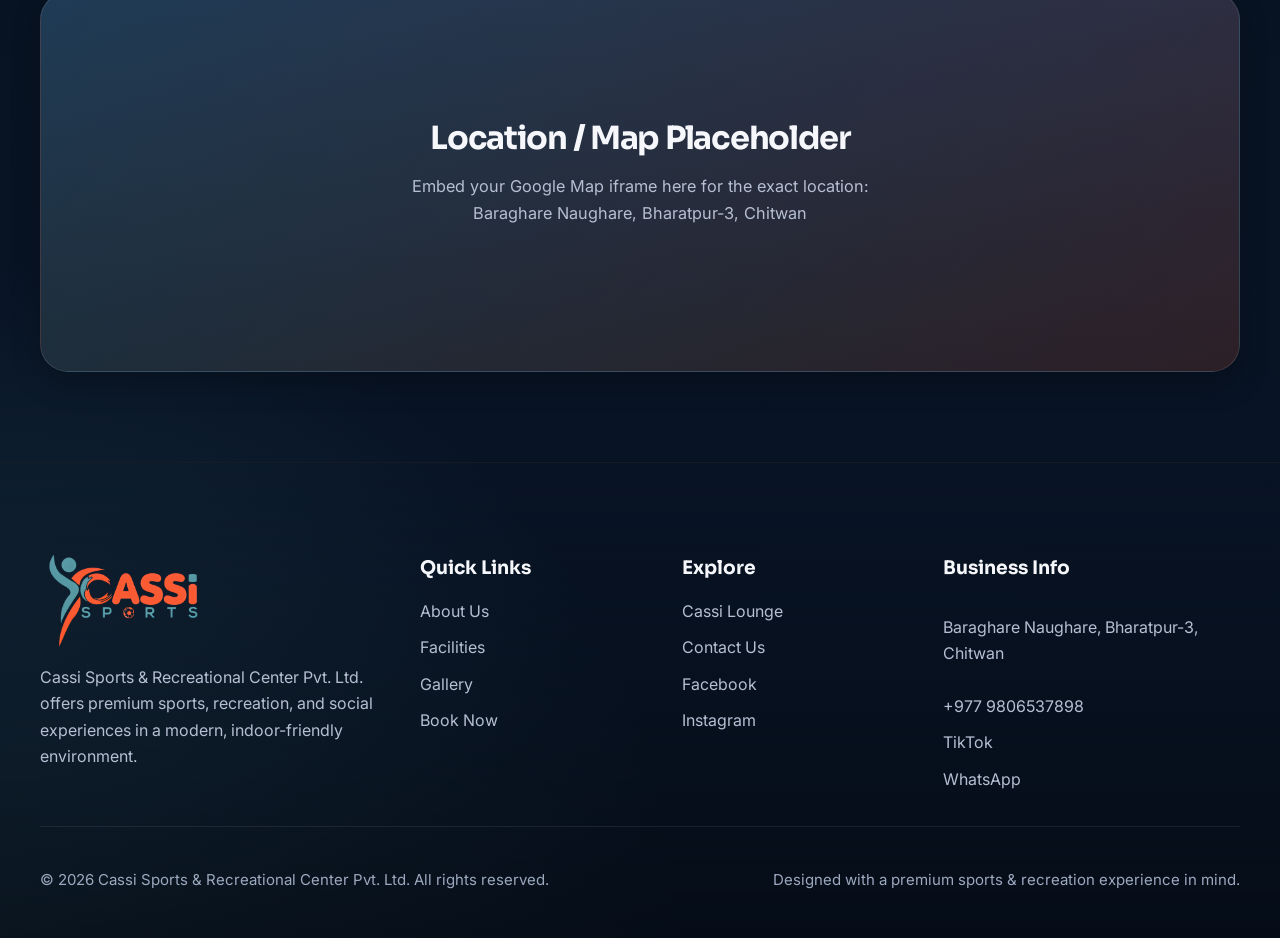
<file: contact.html>
<!DOCTYPE html>
<html lang="en">
<head>
  <title>Contact Us | Cassi Sports &amp; Recreational Center Pvt. Ltd.</title>
  <meta name="description" content="Contact Cassi Sports & Recreational Center Pvt. Ltd. for bookings, inquiries, social links, and location details." />
  
  <meta charset="UTF-8" />
  <meta name="viewport" content="width=device-width, initial-scale=1.0" />
  <meta name="theme-color" content="#07111f" />
  <link rel="icon" type="image/png" href="assets/images/cassi-logo.png" />
  <link rel="stylesheet" href="assets/css/style.css" />
  <link rel="stylesheet" href="assets/css/responsive.css" />

</head>
<body>
  
<header class="site-header">
  <div class="container navbar">
    <a class="brand" href="index.html" aria-label="Cassi Sports Home">
      <img src="assets/images/cassi-logo.png" alt="Cassi Sports official logo" />
    </a>

    <nav class="nav-links" aria-label="Main navigation">
      <a href="index.html" class="">Home</a>
<a href="about.html" class="">About Us</a>
<a href="facilities.html" class="">Facilities</a>
<a href="gallery.html" class="">Gallery</a>
<a href="lounge.html" class="">Cassi Lounge</a>
<a href="contact.html" class="active">Contact Us</a>
    </nav>

    <div class="nav-actions">
      <a href="booking.html" class="btn btn-primary desktop-only">Book Now</a>
      <button class="menu-toggle" aria-label="Open menu" aria-expanded="false">
        <span></span>
      </button>
    </div>
  </div>

  <div class="mobile-menu container">
    <nav aria-label="Mobile navigation">
      <a href="index.html" class="">Home</a>
<a href="about.html" class="">About Us</a>
<a href="facilities.html" class="">Facilities</a>
<a href="gallery.html" class="">Gallery</a>
<a href="lounge.html" class="">Cassi Lounge</a>
<a href="contact.html" class="active">Contact Us</a>
<a href="booking.html" class="btn btn-primary">Book Now</a>
    </nav>
  </div>
</header>

  <main>
    <section class="page-hero">
      <div class="container">
        <div class="page-hero-card reveal">
          <span class="eyebrow">Contact Us</span>
          <h1>Get in touch for bookings, support, and quick inquiries.</h1>
          <p>
            Reach out for facility bookings, lounge questions, event inquiries, or quick assistance from the Cassi Sports team.
          </p>
        </div>
      </div>
    </section>

    <section class="section compact">
      <div class="container grid-2">
        <div class="form-wrap reveal">
          <h2 class="section-title" style="font-size:2rem;">Send an Inquiry</h2>
          <form>
            <div class="form-grid">
              <div class="form-group">
                <label for="contact-name">Full Name</label>
                <input id="contact-name" type="text" placeholder="Your full name" required />
              </div>
              <div class="form-group">
                <label for="contact-phone">Phone Number</label>
                <input id="contact-phone" type="tel" placeholder="+977 98XXXXXXXX" required />
              </div>
              <div class="form-group full">
                <label for="contact-subject">Subject</label>
                <input id="contact-subject" type="text" placeholder="Booking, inquiry, event, support..." />
              </div>
              <div class="form-group full">
                <label for="contact-message">Message</label>
                <textarea id="contact-message" placeholder="Tell us how we can help you..."></textarea>
              </div>
            </div>
            <div style="margin-top:18px;">
              <button class="btn btn-primary" type="submit">Send Inquiry</button>
            </div>
          </form>
        </div>

        <div class="reveal" style="display:grid;gap:18px;">
          <div class="info-card">
            <h3>Business Details</h3>
            <p class="mb-0">Cassi Sports &amp; Recreational Center Pvt. Ltd.</p>
            <a href="tel:+9779806537898">+977 9806537898</a>
            <p class="mb-0">Baraghare Naughare, Bharatpur-3, Chitwan</p>
          </div>

          <div class="info-card">
            <h3>Social Media</h3>
            <a href="https://www.facebook.com/p/Cassi-Sports-And-Recreational-Centre-Pvt-Ltd-100089812224533/" target="_blank" rel="noopener">Facebook</a>
            <a href="https://instagram.com/cassisports" target="_blank" rel="noopener">Instagram</a>
            <a href="https://www.tiktok.com/@cassi.sports" target="_blank" rel="noopener">TikTok</a>
            <a href="https://wa.me/9779806537898" target="_blank" rel="noopener">WhatsApp</a>
          </div>

          <div class="info-card">
            <h3>Quick Contact</h3>
            <p class="mb-0">Need fast help? Use WhatsApp or call directly for bookings.</p>
            <a href="https://wa.me/9779806537898" class="btn btn-secondary" target="_blank" rel="noopener">Open WhatsApp</a>
          </div>
        </div>
      </div>
    </section>

    <section class="section compact">
      <div class="container">
        <div class="map-placeholder reveal">
          <div>
            <h2 class="section-title" style="font-size:2rem;margin-top:0;">Location / Map Placeholder</h2>
            <p class="section-subtitle" style="margin-inline:auto;">
              Embed your Google Map iframe here for the exact location:
              <br />Baraghare Naughare, Bharatpur-3, Chitwan
            </p>
          </div>
        </div>
      </div>
    </section>
  </main>
  
<footer class="site-footer">
  <div class="container">
    <div class="footer-grid">
      <div>
        <a href="index.html" class="footer-logo">
          <img src="assets/images/cassi-logo.png" alt="Cassi Sports official logo" />
        </a>
        <p class="footer-text">
          Cassi Sports &amp; Recreational Center Pvt. Ltd. offers premium sports, recreation,
          and social experiences in a modern, indoor-friendly environment.
        </p>
      </div>

      <div>
        <h3 class="footer-title">Quick Links</h3>
        <div class="footer-links">
          <a href="about.html">About Us</a>
          <a href="facilities.html">Facilities</a>
          <a href="gallery.html">Gallery</a>
          <a href="booking.html">Book Now</a>
        </div>
      </div>

      <div>
        <h3 class="footer-title">Explore</h3>
        <div class="footer-links">
          <a href="lounge.html">Cassi Lounge</a>
          <a href="contact.html">Contact Us</a>
          <a href="https://www.facebook.com/p/Cassi-Sports-And-Recreational-Centre-Pvt-Ltd-100089812224533/" target="_blank" rel="noopener">Facebook</a>
          <a href="https://instagram.com/cassisports" target="_blank" rel="noopener">Instagram</a>
        </div>
      </div>

      <div>
        <h3 class="footer-title">Business Info</h3>
        <div class="footer-contact">
          <p>Baraghare Naughare, Bharatpur-3, Chitwan</p>
          <a href="tel:+9779806537898">+977 9806537898</a>
          <a href="https://www.tiktok.com/@cassi.sports" target="_blank" rel="noopener">TikTok</a>
          <a href="https://wa.me/9779806537898" target="_blank" rel="noopener">WhatsApp</a>
        </div>
      </div>
    </div>

    <div class="footer-bottom">
      <p>© <span class="current-year"></span> Cassi Sports &amp; Recreational Center Pvt. Ltd. All rights reserved.</p>
      <p>Designed with a premium sports &amp; recreation experience in mind.</p>
    </div>
  </div>
</footer>

<a class="back-to-top" href="javascript:void(0)" aria-label="Back to top">↑</a>
<a class="floating-whatsapp" href="https://wa.me/9779806537898" target="_blank" rel="noopener" aria-label="Chat on WhatsApp">✆</a>
<script src="assets/js/main.js"></script>

</body>
</html>
</file>
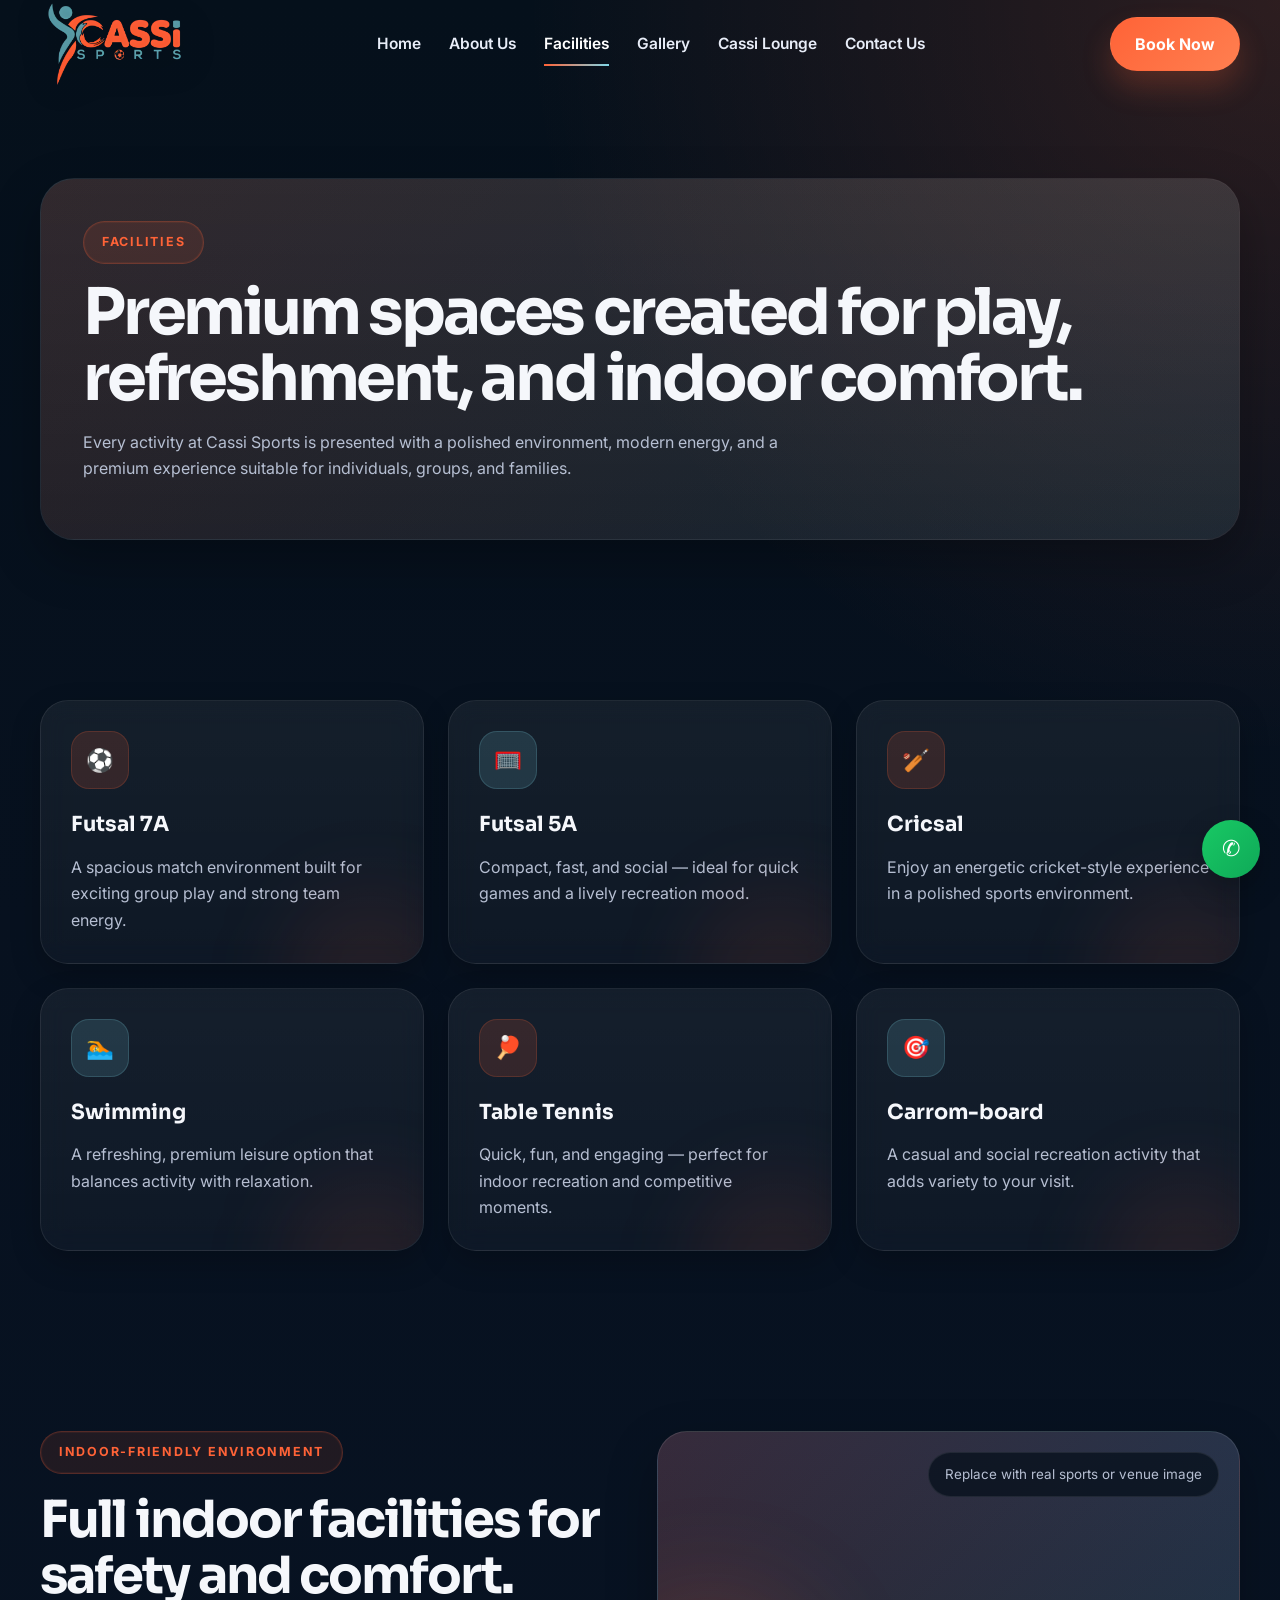
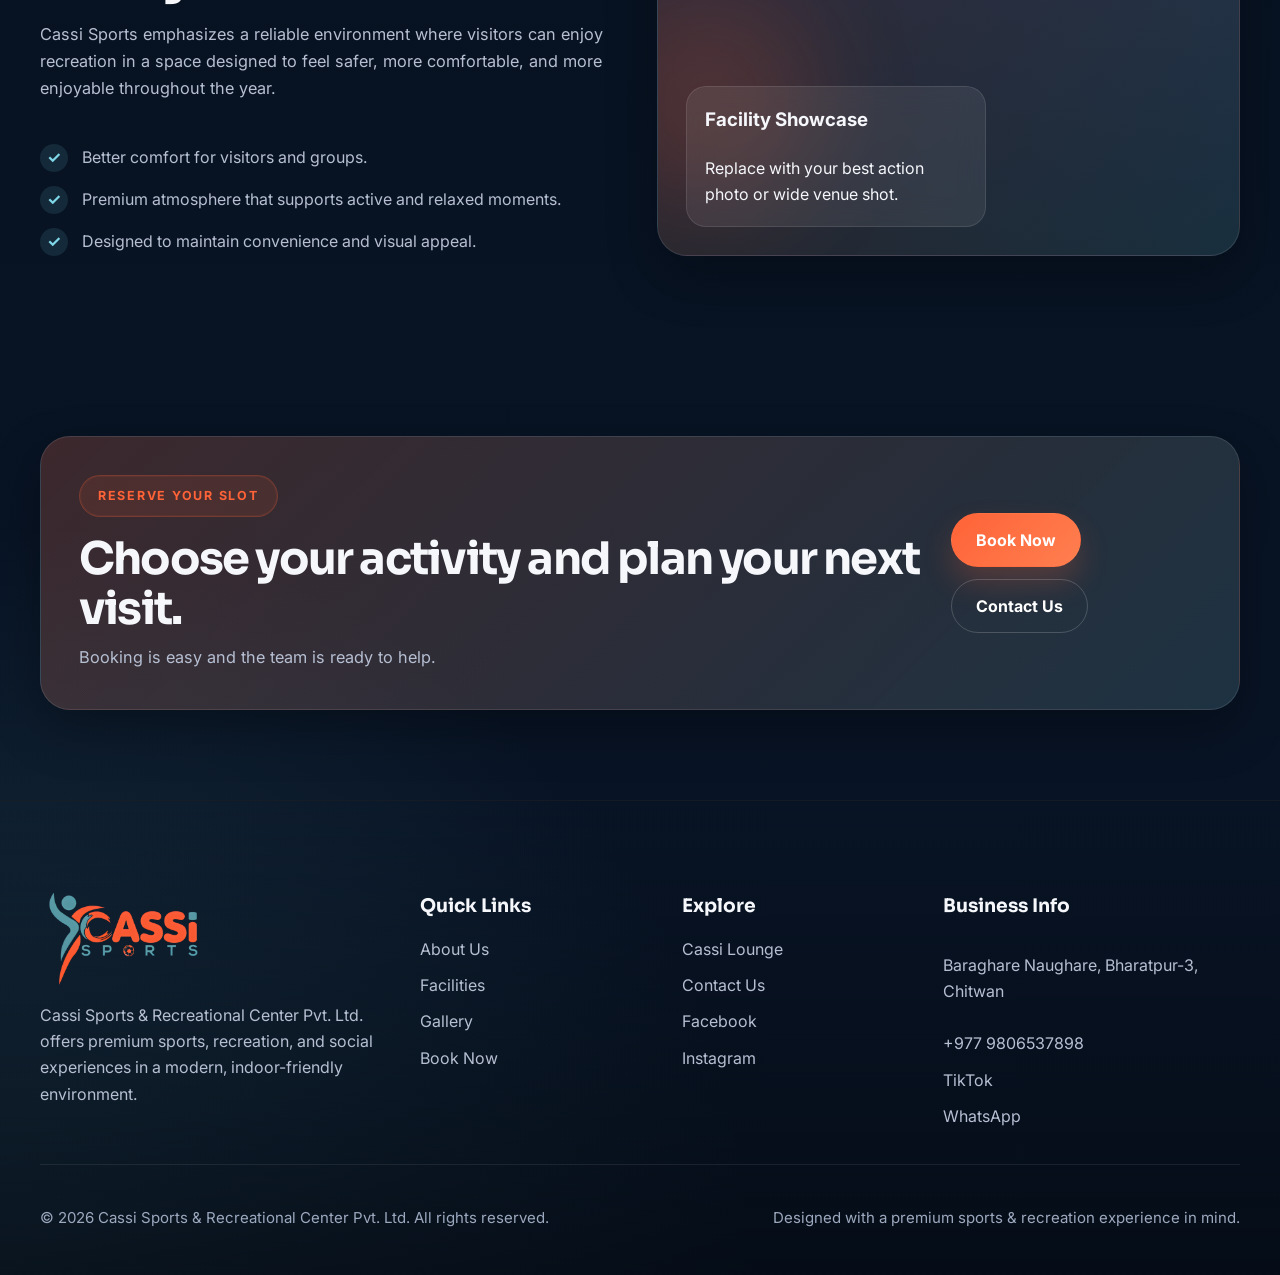
<file: facilities.html>
<!DOCTYPE html>
<html lang="en">
<head>
  <title>Facilities | Cassi Sports &amp; Recreational Center Pvt. Ltd.</title>
  <meta name="description" content="Explore premium facilities at Cassi Sports including Futsal 7A, Futsal 5A, Cricsal, Swimming, Table Tennis, Carrom-board, and indoor comfort." />
  
  <meta charset="UTF-8" />
  <meta name="viewport" content="width=device-width, initial-scale=1.0" />
  <meta name="theme-color" content="#07111f" />
  <link rel="icon" type="image/png" href="assets/images/cassi-logo.png" />
  <link rel="stylesheet" href="assets/css/style.css" />
  <link rel="stylesheet" href="assets/css/responsive.css" />

</head>
<body>
  
<header class="site-header">
  <div class="container navbar">
    <a class="brand" href="index.html" aria-label="Cassi Sports Home">
      <img src="assets/images/cassi-logo.png" alt="Cassi Sports official logo" />
    </a>

    <nav class="nav-links" aria-label="Main navigation">
      <a href="index.html" class="">Home</a>
<a href="about.html" class="">About Us</a>
<a href="facilities.html" class="active">Facilities</a>
<a href="gallery.html" class="">Gallery</a>
<a href="lounge.html" class="">Cassi Lounge</a>
<a href="contact.html" class="">Contact Us</a>
    </nav>

    <div class="nav-actions">
      <a href="booking.html" class="btn btn-primary desktop-only">Book Now</a>
      <button class="menu-toggle" aria-label="Open menu" aria-expanded="false">
        <span></span>
      </button>
    </div>
  </div>

  <div class="mobile-menu container">
    <nav aria-label="Mobile navigation">
      <a href="index.html" class="">Home</a>
<a href="about.html" class="">About Us</a>
<a href="facilities.html" class="active">Facilities</a>
<a href="gallery.html" class="">Gallery</a>
<a href="lounge.html" class="">Cassi Lounge</a>
<a href="contact.html" class="">Contact Us</a>
<a href="booking.html" class="btn btn-primary">Book Now</a>
    </nav>
  </div>
</header>

  <main>
    <section class="page-hero">
      <div class="container">
        <div class="page-hero-card reveal">
          <span class="eyebrow">Facilities</span>
          <h1>Premium spaces created for play, refreshment, and indoor comfort.</h1>
          <p>
            Every activity at Cassi Sports is presented with a polished environment, modern energy,
            and a premium experience suitable for individuals, groups, and families.
          </p>
        </div>
      </div>
    </section>

    <section class="section compact">
      <div class="container">
        <div class="grid-3">
          <article class="card reveal">
            <div class="icon-badge">⚽</div>
            <h3>Futsal 7A</h3>
            <p>A spacious match environment built for exciting group play and strong team energy.</p>
          </article>
          <article class="card teal reveal">
            <div class="icon-badge">🥅</div>
            <h3>Futsal 5A</h3>
            <p>Compact, fast, and social — ideal for quick games and a lively recreation mood.</p>
          </article>
          <article class="card reveal">
            <div class="icon-badge">🏏</div>
            <h3>Cricsal</h3>
            <p>Enjoy an energetic cricket-style experience in a polished sports environment.</p>
          </article>
          <article class="card teal reveal">
            <div class="icon-badge">🏊</div>
            <h3>Swimming</h3>
            <p>A refreshing, premium leisure option that balances activity with relaxation.</p>
          </article>
          <article class="card reveal">
            <div class="icon-badge">🏓</div>
            <h3>Table Tennis</h3>
            <p>Quick, fun, and engaging — perfect for indoor recreation and competitive moments.</p>
          </article>
          <article class="card teal reveal">
            <div class="icon-badge">🎯</div>
            <h3>Carrom-board</h3>
            <p>A casual and social recreation activity that adds variety to your visit.</p>
          </article>
        </div>
      </div>
    </section>

    <section class="section compact">
      <div class="container grid-2">
        <div class="reveal">
          <div class="section-title-wrap">
            <span class="eyebrow">Indoor-Friendly Environment</span>
            <h2 class="section-title">Full indoor facilities for safety and comfort.</h2>
            <p class="section-subtitle">
              Cassi Sports emphasizes a reliable environment where visitors can enjoy recreation in a space
              designed to feel safer, more comfortable, and more enjoyable throughout the year.
            </p>
          </div>
          <ul class="feature-list">
            <li><span>✓</span> Better comfort for visitors and groups.</li>
            <li><span>✓</span> Premium atmosphere that supports active and relaxed moments.</li>
            <li><span>✓</span> Designed to maintain convenience and visual appeal.</li>
          </ul>
        </div>
        <div class="image-placeholder reveal">
          <div class="image-caption">
            <h3 class="mt-0">Facility Showcase</h3>
            <p class="mb-0">Replace with your best action photo or wide venue shot.</p>
          </div>
        </div>
      </div>
    </section>

    <section class="section compact">
      <div class="container">
        <div class="cta-banner reveal">
          <div>
            <span class="eyebrow">Reserve Your Slot</span>
            <h2 class="section-title" style="font-size:clamp(1.8rem,4vw,2.8rem);margin-bottom:10px;">Choose your activity and plan your next visit.</h2>
            <p class="section-subtitle" style="margin:0;">Booking is easy and the team is ready to help.</p>
          </div>
          <div style="display:flex;flex-wrap:wrap;gap:12px;">
            <a href="booking.html" class="btn btn-primary">Book Now</a>
            <a href="contact.html" class="btn btn-outline">Contact Us</a>
          </div>
        </div>
      </div>
    </section>
  </main>
  
<footer class="site-footer">
  <div class="container">
    <div class="footer-grid">
      <div>
        <a href="index.html" class="footer-logo">
          <img src="assets/images/cassi-logo.png" alt="Cassi Sports official logo" />
        </a>
        <p class="footer-text">
          Cassi Sports &amp; Recreational Center Pvt. Ltd. offers premium sports, recreation,
          and social experiences in a modern, indoor-friendly environment.
        </p>
      </div>

      <div>
        <h3 class="footer-title">Quick Links</h3>
        <div class="footer-links">
          <a href="about.html">About Us</a>
          <a href="facilities.html">Facilities</a>
          <a href="gallery.html">Gallery</a>
          <a href="booking.html">Book Now</a>
        </div>
      </div>

      <div>
        <h3 class="footer-title">Explore</h3>
        <div class="footer-links">
          <a href="lounge.html">Cassi Lounge</a>
          <a href="contact.html">Contact Us</a>
          <a href="https://www.facebook.com/p/Cassi-Sports-And-Recreational-Centre-Pvt-Ltd-100089812224533/" target="_blank" rel="noopener">Facebook</a>
          <a href="https://instagram.com/cassisports" target="_blank" rel="noopener">Instagram</a>
        </div>
      </div>

      <div>
        <h3 class="footer-title">Business Info</h3>
        <div class="footer-contact">
          <p>Baraghare Naughare, Bharatpur-3, Chitwan</p>
          <a href="tel:+9779806537898">+977 9806537898</a>
          <a href="https://www.tiktok.com/@cassi.sports" target="_blank" rel="noopener">TikTok</a>
          <a href="https://wa.me/9779806537898" target="_blank" rel="noopener">WhatsApp</a>
        </div>
      </div>
    </div>

    <div class="footer-bottom">
      <p>© <span class="current-year"></span> Cassi Sports &amp; Recreational Center Pvt. Ltd. All rights reserved.</p>
      <p>Designed with a premium sports &amp; recreation experience in mind.</p>
    </div>
  </div>
</footer>

<a class="back-to-top" href="javascript:void(0)" aria-label="Back to top">↑</a>
<a class="floating-whatsapp" href="https://wa.me/9779806537898" target="_blank" rel="noopener" aria-label="Chat on WhatsApp">✆</a>
<script src="assets/js/main.js"></script>

</body>
</html>
</file>
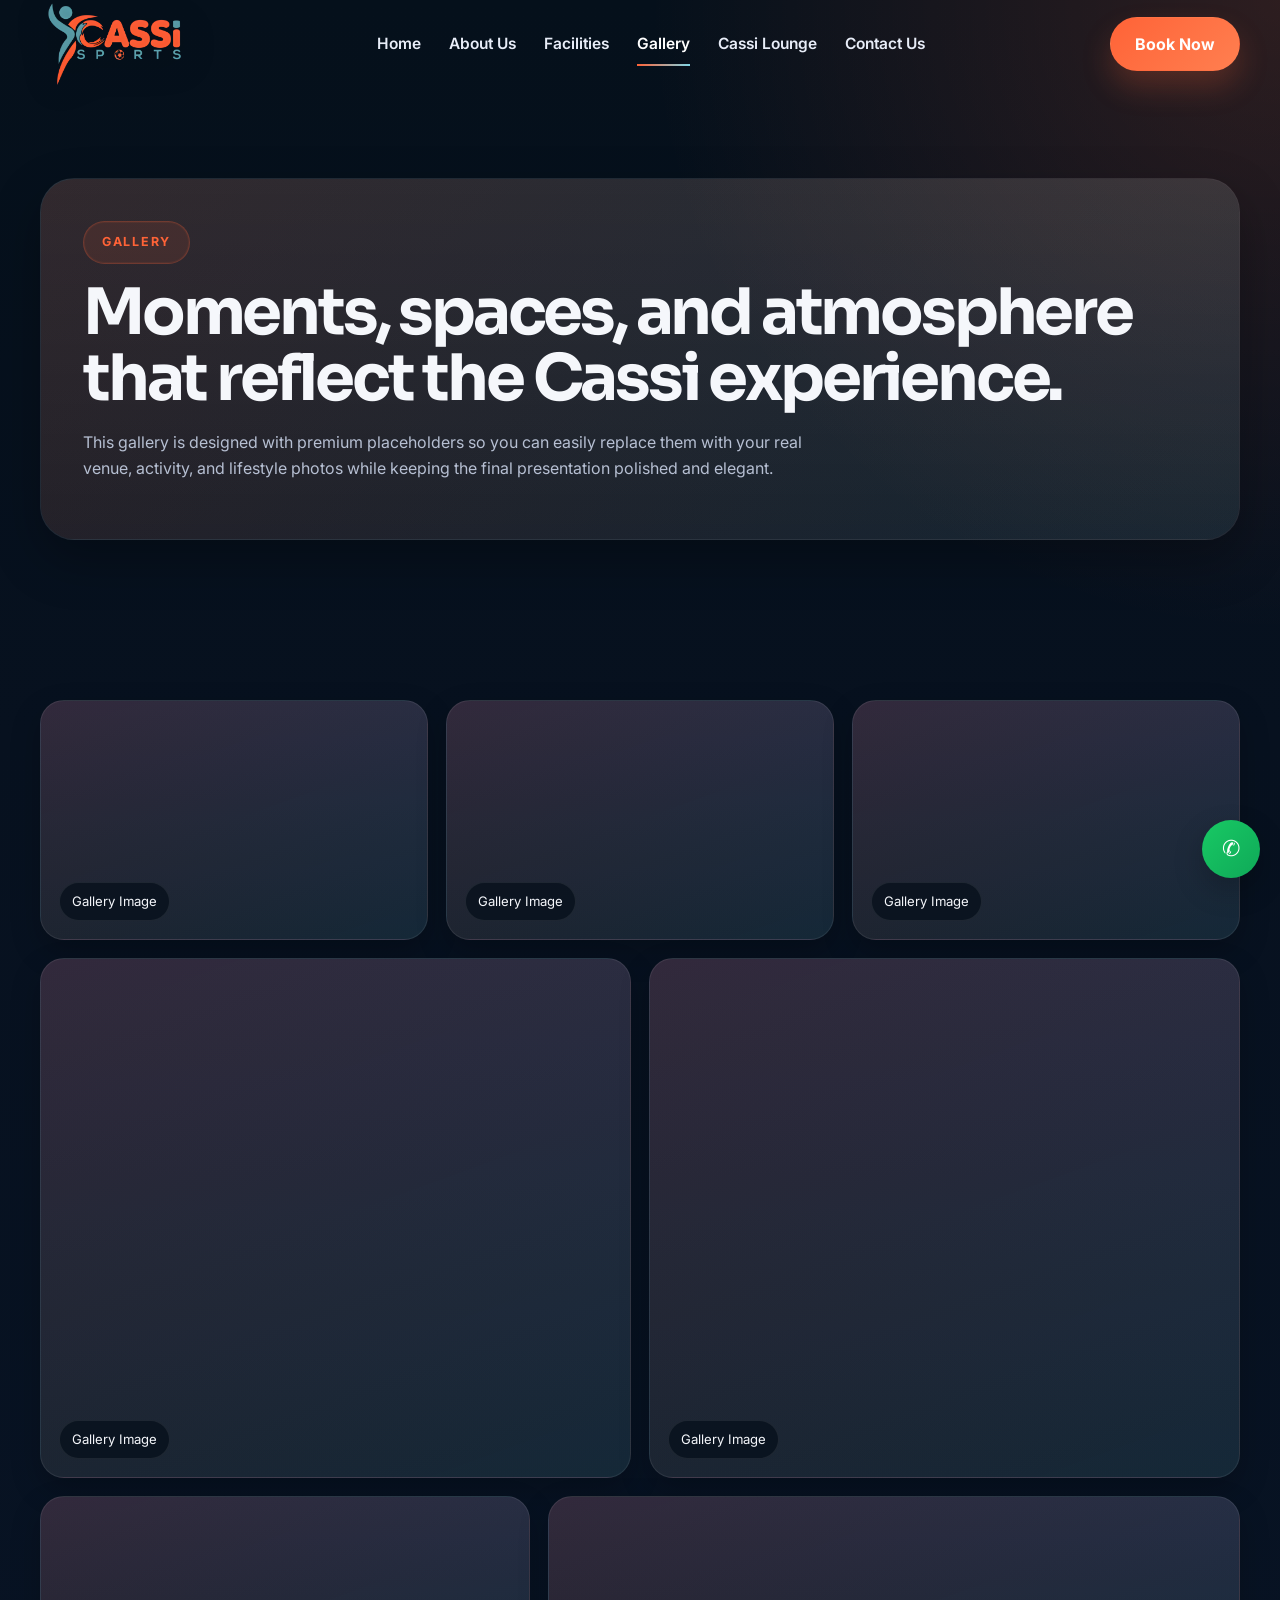
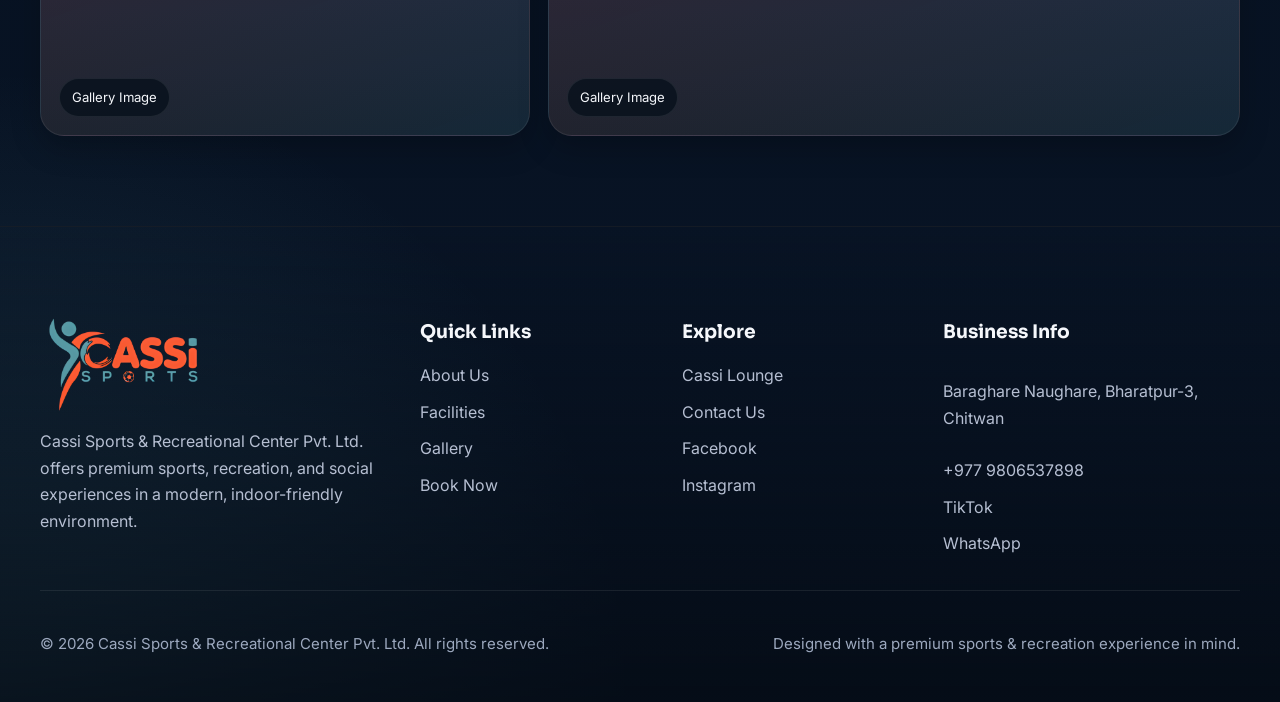
<file: gallery.html>
<!DOCTYPE html>
<html lang="en">
<head>
  <title>Gallery | Cassi Sports &amp; Recreational Center Pvt. Ltd.</title>
  <meta name="description" content="Browse the Cassi Sports gallery preview with elegant image blocks, hover effects, and lightbox preview." />
  
  <meta charset="UTF-8" />
  <meta name="viewport" content="width=device-width, initial-scale=1.0" />
  <meta name="theme-color" content="#07111f" />
  <link rel="icon" type="image/png" href="assets/images/cassi-logo.png" />
  <link rel="stylesheet" href="assets/css/style.css" />
  <link rel="stylesheet" href="assets/css/responsive.css" />

</head>
<body>
  
<header class="site-header">
  <div class="container navbar">
    <a class="brand" href="index.html" aria-label="Cassi Sports Home">
      <img src="assets/images/cassi-logo.png" alt="Cassi Sports official logo" />
    </a>

    <nav class="nav-links" aria-label="Main navigation">
      <a href="index.html" class="">Home</a>
<a href="about.html" class="">About Us</a>
<a href="facilities.html" class="">Facilities</a>
<a href="gallery.html" class="active">Gallery</a>
<a href="lounge.html" class="">Cassi Lounge</a>
<a href="contact.html" class="">Contact Us</a>
    </nav>

    <div class="nav-actions">
      <a href="booking.html" class="btn btn-primary desktop-only">Book Now</a>
      <button class="menu-toggle" aria-label="Open menu" aria-expanded="false">
        <span></span>
      </button>
    </div>
  </div>

  <div class="mobile-menu container">
    <nav aria-label="Mobile navigation">
      <a href="index.html" class="">Home</a>
<a href="about.html" class="">About Us</a>
<a href="facilities.html" class="">Facilities</a>
<a href="gallery.html" class="active">Gallery</a>
<a href="lounge.html" class="">Cassi Lounge</a>
<a href="contact.html" class="">Contact Us</a>
<a href="booking.html" class="btn btn-primary">Book Now</a>
    </nav>
  </div>
</header>

  <main>
    <section class="page-hero">
      <div class="container">
        <div class="page-hero-card reveal">
          <span class="eyebrow">Gallery</span>
          <h1>Moments, spaces, and atmosphere that reflect the Cassi experience.</h1>
          <p>
            This gallery is designed with premium placeholders so you can easily replace them with your real venue,
            activity, and lifestyle photos while keeping the final presentation polished and elegant.
          </p>
        </div>
      </div>
    </section>

    <section class="section compact">
      <div class="container">
        <div class="gallery-grid">
          <div class="gallery-item span-4 reveal" data-title="Venue Entrance" data-subtitle="Add an exterior brand shot here."></div>
          <div class="gallery-item span-4 reveal" data-title="Futsal Energy" data-subtitle="Add a game or field shot here."></div>
          <div class="gallery-item span-4 reveal" data-title="Cricsal Action" data-subtitle="Add a cricsal action shot here."></div>
          <div class="gallery-item span-6 tall reveal" data-title="Swimming Experience" data-subtitle="Use a premium swimming image for a refreshing highlight."></div>
          <div class="gallery-item span-6 reveal" data-title="Indoor Recreation" data-subtitle="Perfect for table tennis or carrom-board visuals."></div>
          <div class="gallery-item span-5 reveal" data-title="Premium Ambience" data-subtitle="Show the mood, lighting, and comfort of the space."></div>
          <div class="gallery-item span-7 reveal" data-title="Community Moments" data-subtitle="Feature group photos or event-style energy here."></div>
        </div>
      </div>
    </section>
  </main>

  <div class="gallery-modal" aria-hidden="true">
    <div class="gallery-modal-content">
      <button class="gallery-modal-close" aria-label="Close preview">×</button>
      <div class="modal-label">
        <h3 class="modal-title mt-0">Gallery Preview</h3>
        <p class="modal-subtitle mb-0">Replace this placeholder with your actual image asset.</p>
      </div>
    </div>
  </div>

  
<footer class="site-footer">
  <div class="container">
    <div class="footer-grid">
      <div>
        <a href="index.html" class="footer-logo">
          <img src="assets/images/cassi-logo.png" alt="Cassi Sports official logo" />
        </a>
        <p class="footer-text">
          Cassi Sports &amp; Recreational Center Pvt. Ltd. offers premium sports, recreation,
          and social experiences in a modern, indoor-friendly environment.
        </p>
      </div>

      <div>
        <h3 class="footer-title">Quick Links</h3>
        <div class="footer-links">
          <a href="about.html">About Us</a>
          <a href="facilities.html">Facilities</a>
          <a href="gallery.html">Gallery</a>
          <a href="booking.html">Book Now</a>
        </div>
      </div>

      <div>
        <h3 class="footer-title">Explore</h3>
        <div class="footer-links">
          <a href="lounge.html">Cassi Lounge</a>
          <a href="contact.html">Contact Us</a>
          <a href="https://www.facebook.com/p/Cassi-Sports-And-Recreational-Centre-Pvt-Ltd-100089812224533/" target="_blank" rel="noopener">Facebook</a>
          <a href="https://instagram.com/cassisports" target="_blank" rel="noopener">Instagram</a>
        </div>
      </div>

      <div>
        <h3 class="footer-title">Business Info</h3>
        <div class="footer-contact">
          <p>Baraghare Naughare, Bharatpur-3, Chitwan</p>
          <a href="tel:+9779806537898">+977 9806537898</a>
          <a href="https://www.tiktok.com/@cassi.sports" target="_blank" rel="noopener">TikTok</a>
          <a href="https://wa.me/9779806537898" target="_blank" rel="noopener">WhatsApp</a>
        </div>
      </div>
    </div>

    <div class="footer-bottom">
      <p>© <span class="current-year"></span> Cassi Sports &amp; Recreational Center Pvt. Ltd. All rights reserved.</p>
      <p>Designed with a premium sports &amp; recreation experience in mind.</p>
    </div>
  </div>
</footer>

<a class="back-to-top" href="javascript:void(0)" aria-label="Back to top">↑</a>
<a class="floating-whatsapp" href="https://wa.me/9779806537898" target="_blank" rel="noopener" aria-label="Chat on WhatsApp">✆</a>
<script src="assets/js/main.js"></script>

</body>
</html>
</file>
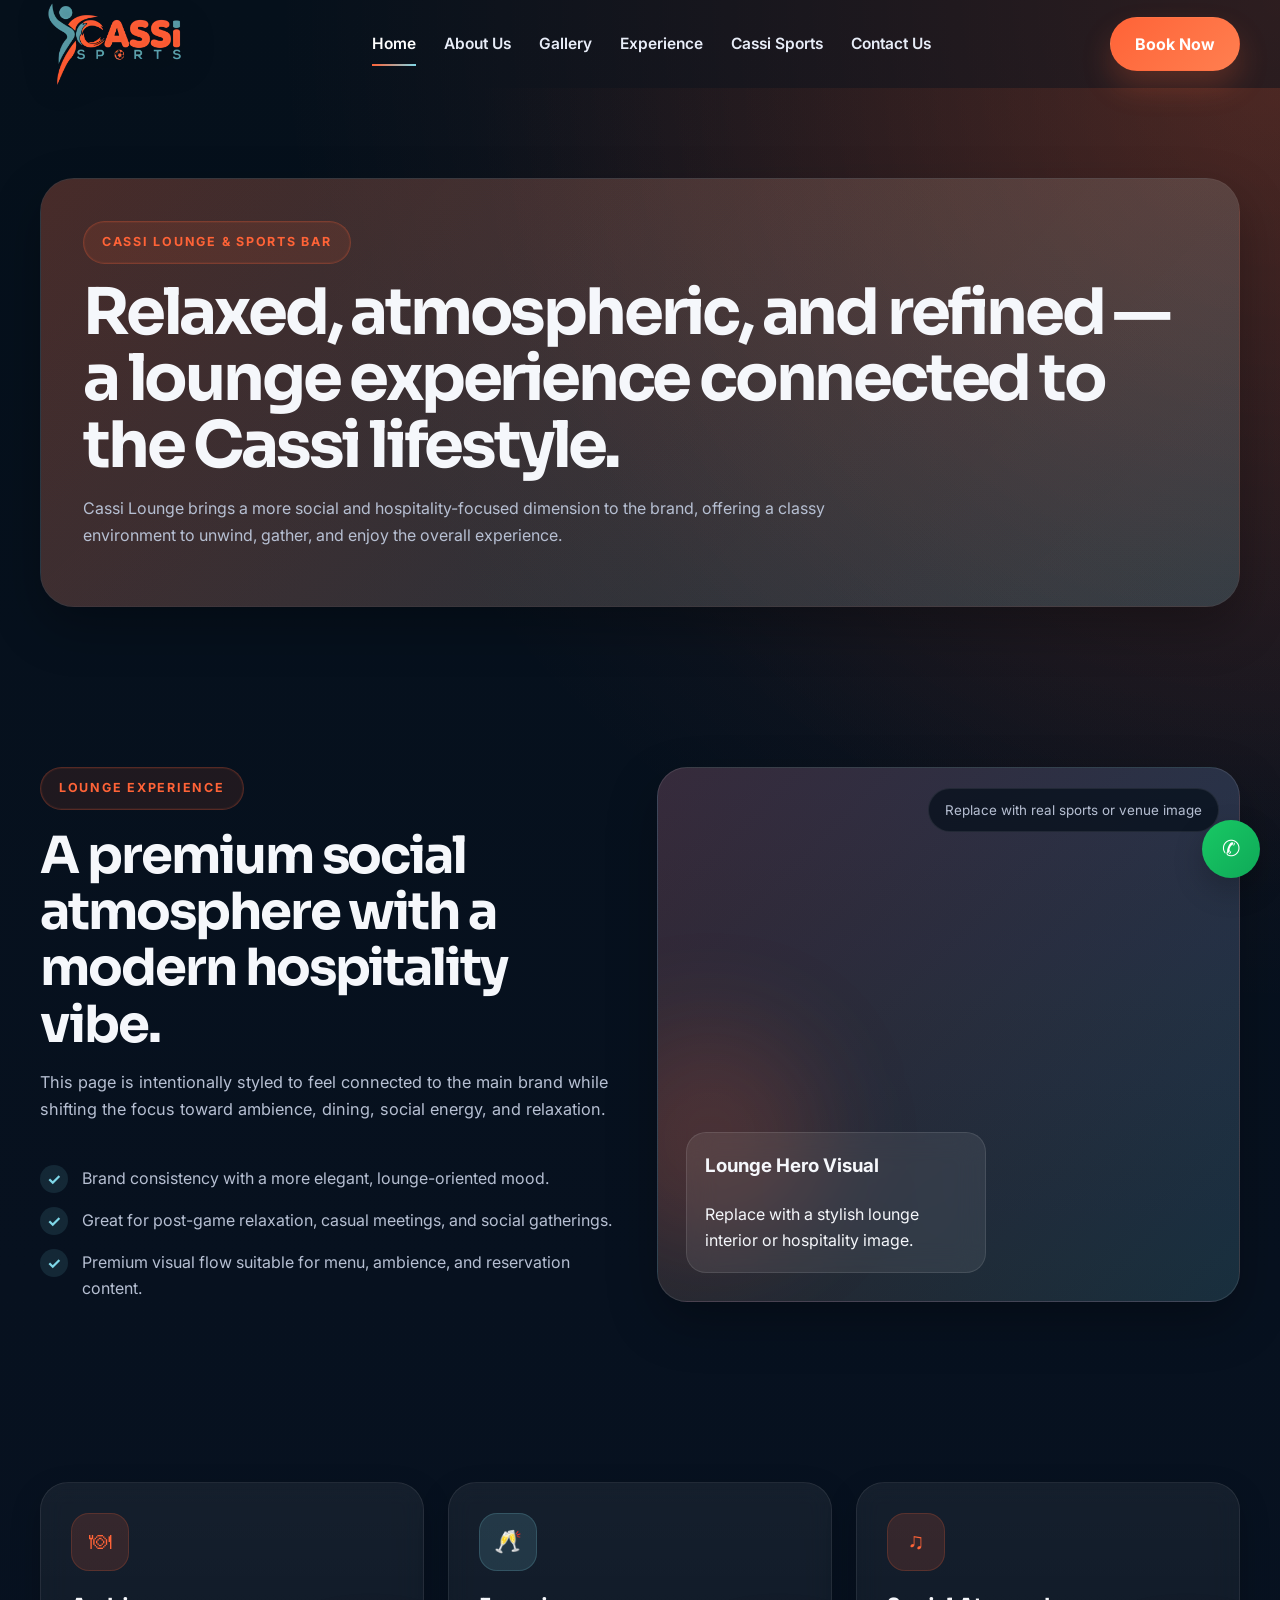
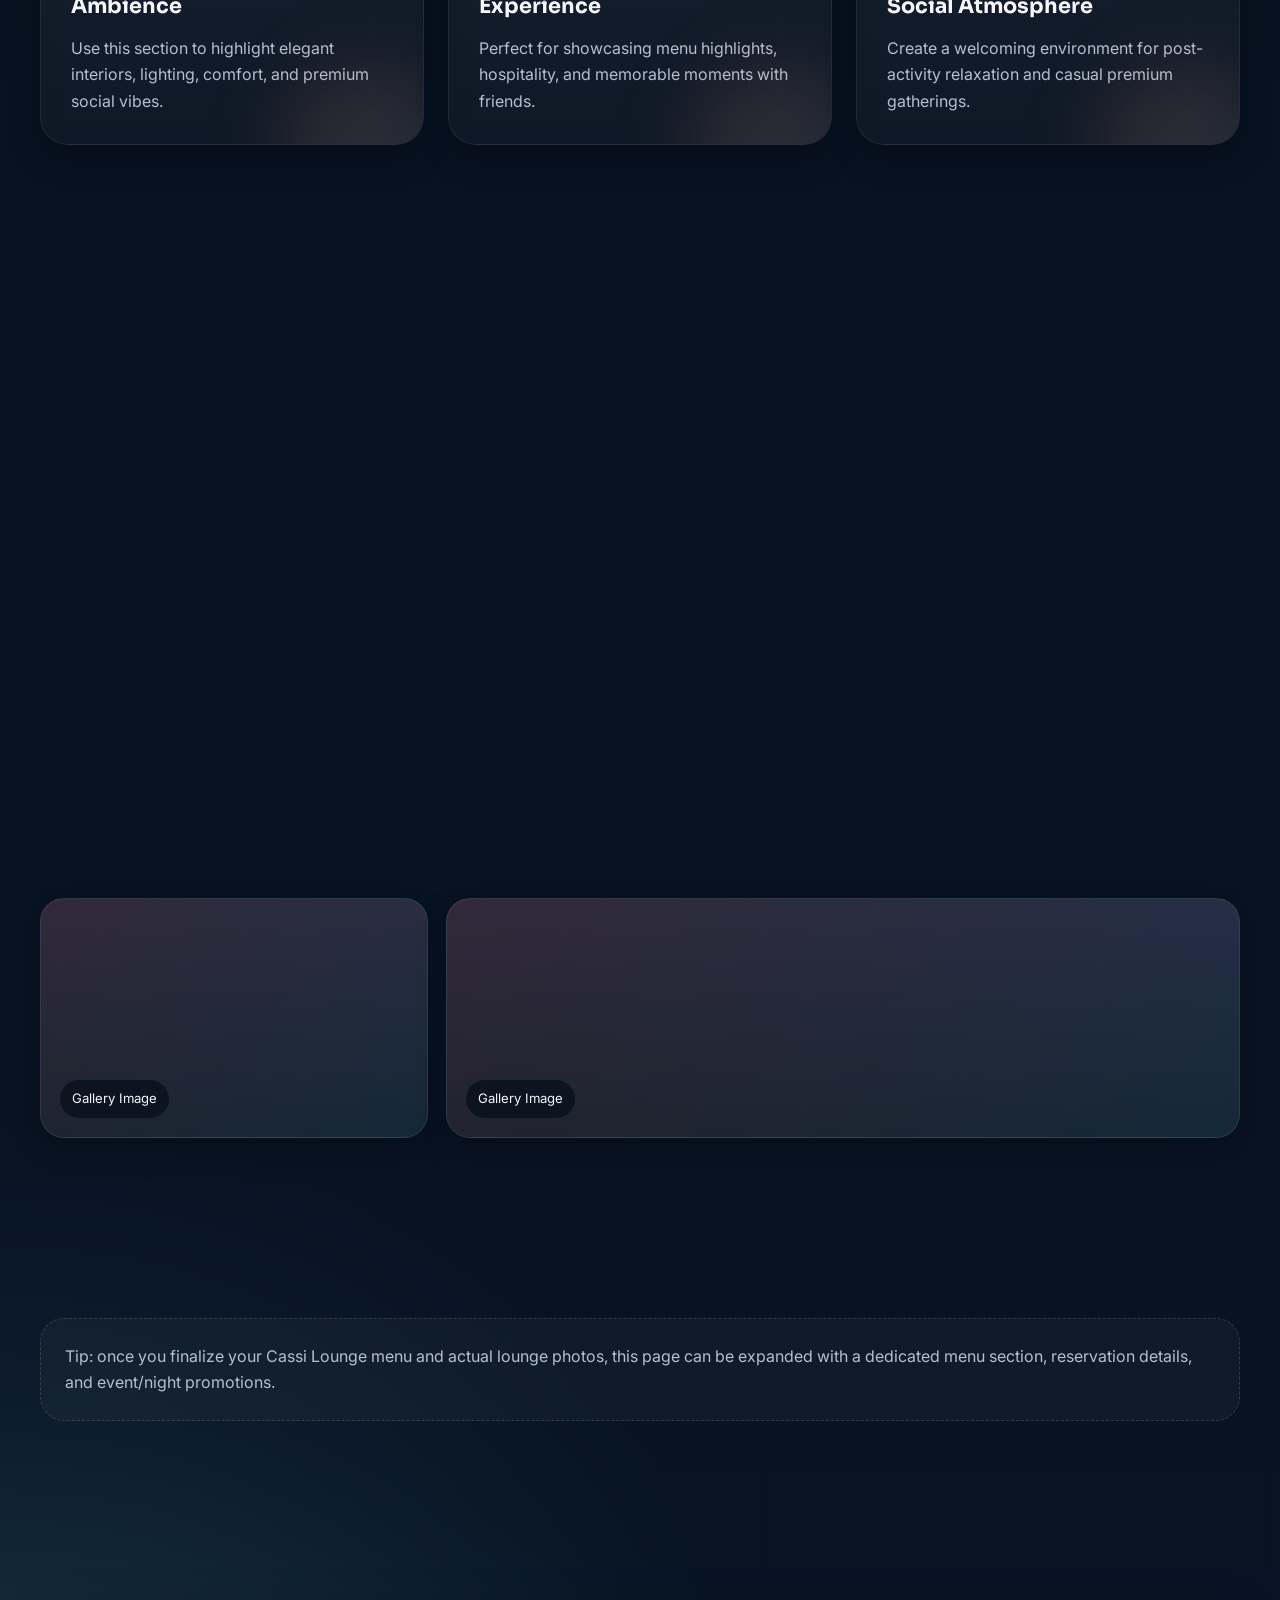
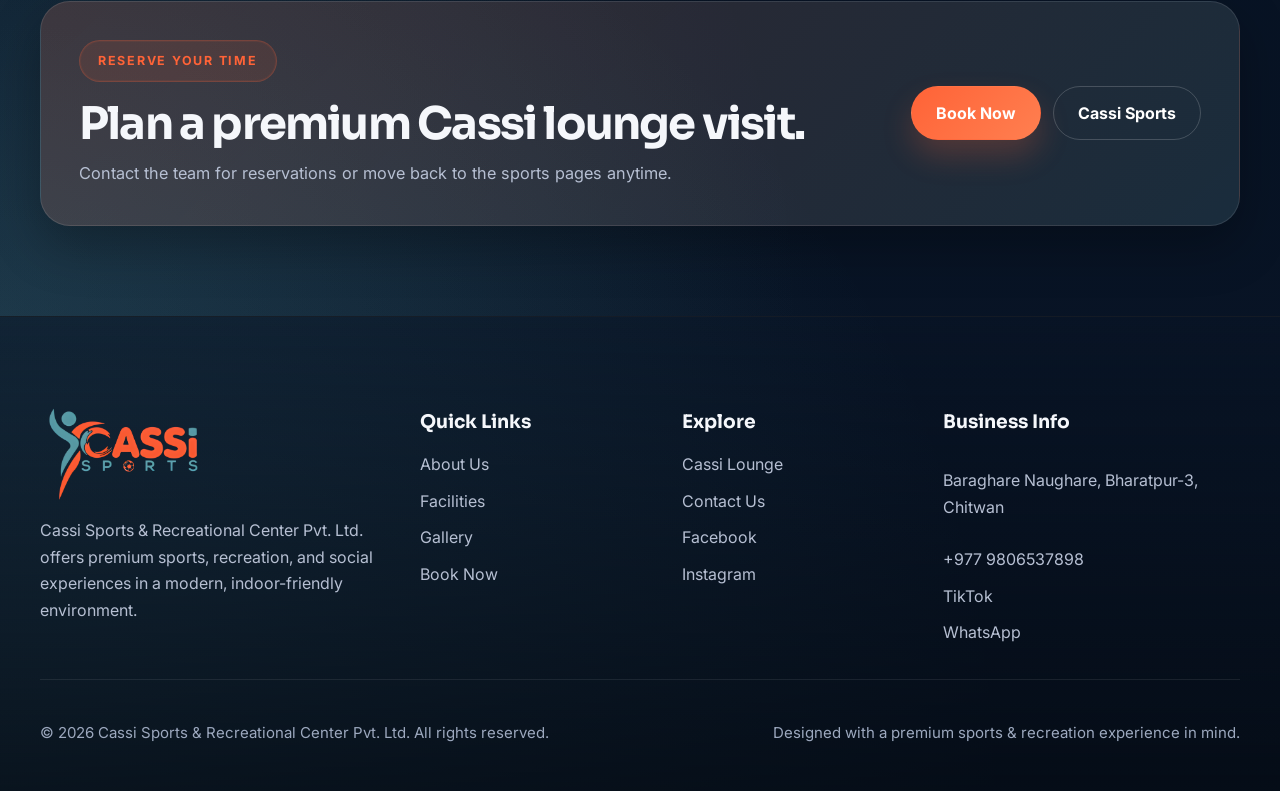
<file: lounge.html>
<!DOCTYPE html>
<html lang="en">
<head>
  <title>Cassi Lounge &amp; Sports Bar | Cassi Sports</title>
  <meta name="description" content="Explore Cassi Lounge & Sports Bar — a premium social, dining, and leisure extension of the Cassi brand." />
  
  <meta charset="UTF-8" />
  <meta name="viewport" content="width=device-width, initial-scale=1.0" />
  <meta name="theme-color" content="#07111f" />
  <link rel="icon" type="image/png" href="assets/images/cassi-logo.png" />
  <link rel="stylesheet" href="assets/css/style.css" />
  <link rel="stylesheet" href="assets/css/responsive.css" />

</head>
<body class="lounge-accent">
  
<header class="site-header">
  <div class="container navbar">
    <a class="brand" href="lounge.html" aria-label="Cassi Sports Home">
      <img src="assets/images/cassi-logo.png" alt="Cassi Sports official logo" />
    </a>

    <nav class="nav-links" aria-label="Main navigation">
      <a href="lounge.html" class="active">Home</a>
<a href="about.html" class="">About Us</a>
<a href="gallery.html" class="">Gallery</a>
<a href="lounge.html#experience" class="">Experience</a>
<a href="index.html" class="">Cassi Sports</a>
<a href="contact.html" class="">Contact Us</a>
    </nav>

    <div class="nav-actions">
      <a href="booking.html" class="btn btn-primary desktop-only">Book Now</a>
      <button class="menu-toggle" aria-label="Open menu" aria-expanded="false">
        <span></span>
      </button>
    </div>
  </div>

  <div class="mobile-menu container">
    <nav aria-label="Mobile navigation">
      <a href="lounge.html" class="active">Home</a>
<a href="about.html" class="">About Us</a>
<a href="gallery.html" class="">Gallery</a>
<a href="lounge.html#experience" class="">Experience</a>
<a href="index.html" class="">Cassi Sports</a>
<a href="contact.html" class="">Contact Us</a>
<a href="booking.html" class="btn btn-primary">Book Now</a>
    </nav>
  </div>
</header>

  <main class="lounge-hero">
    <section class="page-hero">
      <div class="container">
        <div class="page-hero-card reveal">
          <span class="eyebrow">Cassi Lounge &amp; Sports Bar</span>
          <h1>Relaxed, atmospheric, and refined — a lounge experience connected to the Cassi lifestyle.</h1>
          <p>
            Cassi Lounge brings a more social and hospitality-focused dimension to the brand,
            offering a classy environment to unwind, gather, and enjoy the overall experience.
          </p>
        </div>
      </div>
    </section>

    <section class="section compact" id="experience">
      <div class="container grid-2">
        <div class="reveal">
          <div class="section-title-wrap">
            <span class="eyebrow">Lounge Experience</span>
            <h2 class="section-title">A premium social atmosphere with a modern hospitality vibe.</h2>
            <p class="section-subtitle">
              This page is intentionally styled to feel connected to the main brand while shifting the focus toward ambience,
              dining, social energy, and relaxation.
            </p>
          </div>
          <ul class="feature-list">
            <li><span>✓</span> Brand consistency with a more elegant, lounge-oriented mood.</li>
            <li><span>✓</span> Great for post-game relaxation, casual meetings, and social gatherings.</li>
            <li><span>✓</span> Premium visual flow suitable for menu, ambience, and reservation content.</li>
          </ul>
        </div>
        <div class="image-placeholder reveal">
          <div class="image-caption">
            <h3 class="mt-0">Lounge Hero Visual</h3>
            <p class="mb-0">Replace with a stylish lounge interior or hospitality image.</p>
          </div>
        </div>
      </div>
    </section>

    <section class="section compact">
      <div class="container">
        <div class="grid-3">
          <article class="card reveal">
            <div class="icon-badge">🍽</div>
            <h3>Ambience</h3>
            <p>Use this section to highlight elegant interiors, lighting, comfort, and premium social vibes.</p>
          </article>
          <article class="card teal reveal">
            <div class="icon-badge">🥂</div>
            <h3>Experience</h3>
            <p>Perfect for showcasing menu highlights, hospitality, and memorable moments with friends.</p>
          </article>
          <article class="card reveal">
            <div class="icon-badge">♫</div>
            <h3>Social Atmosphere</h3>
            <p>Create a welcoming environment for post-activity relaxation and casual premium gatherings.</p>
          </article>
        </div>
      </div>
    </section>

    <section class="section compact">
      <div class="container">
        <div class="section-title-wrap reveal">
          <span class="eyebrow">Gallery Preview</span>
          <h2 class="section-title">Visual blocks ready for ambience, seating, and dining moments.</h2>
          <p class="section-subtitle">Replace these with real lounge photos, food visuals, or branded social scenes.</p>
        </div>
        <div class="gallery-grid">
          <div class="gallery-item span-5 reveal" data-title="Lounge Seating" data-subtitle="Add a stylish interior seating photo."></div>
          <div class="gallery-item span-7 reveal" data-title="Dining Atmosphere" data-subtitle="Add a hero hospitality shot here."></div>
          <div class="gallery-item span-4 reveal" data-title="Signature Moments" data-subtitle="Use a branded lifestyle or menu visual."></div>
          <div class="gallery-item span-8 reveal" data-title="Sports Bar Mood" data-subtitle="Showcase screens, lights, and social energy."></div>
        </div>
      </div>
    </section>

    <section class="section compact">
      <div class="container">
        <div class="notice-box reveal">
          Tip: once you finalize your Cassi Lounge menu and actual lounge photos, this page can be expanded with
          a dedicated menu section, reservation details, and event/night promotions.
        </div>
      </div>
    </section>

    <section class="section compact">
      <div class="container">
        <div class="cta-banner reveal">
          <div>
            <span class="eyebrow">Reserve Your Time</span>
            <h2 class="section-title" style="font-size:clamp(1.8rem,4vw,2.8rem);margin-bottom:10px;">Plan a premium Cassi lounge visit.</h2>
            <p class="section-subtitle" style="margin:0;">Contact the team for reservations or move back to the sports pages anytime.</p>
          </div>
          <div style="display:flex;flex-wrap:wrap;gap:12px;">
            <a href="booking.html" class="btn btn-primary">Book Now</a>
            <a href="index.html" class="btn btn-outline">Cassi Sports</a>
          </div>
        </div>
      </div>
    </section>
  </main>

  <div class="gallery-modal" aria-hidden="true">
    <div class="gallery-modal-content">
      <button class="gallery-modal-close" aria-label="Close preview">×</button>
      <div class="modal-label">
        <h3 class="modal-title mt-0">Lounge Gallery</h3>
        <p class="modal-subtitle mb-0">Replace this placeholder with your actual lounge image asset.</p>
      </div>
    </div>
  </div>

  
<footer class="site-footer">
  <div class="container">
    <div class="footer-grid">
      <div>
        <a href="index.html" class="footer-logo">
          <img src="assets/images/cassi-logo.png" alt="Cassi Sports official logo" />
        </a>
        <p class="footer-text">
          Cassi Sports &amp; Recreational Center Pvt. Ltd. offers premium sports, recreation,
          and social experiences in a modern, indoor-friendly environment.
        </p>
      </div>

      <div>
        <h3 class="footer-title">Quick Links</h3>
        <div class="footer-links">
          <a href="about.html">About Us</a>
          <a href="facilities.html">Facilities</a>
          <a href="gallery.html">Gallery</a>
          <a href="booking.html">Book Now</a>
        </div>
      </div>

      <div>
        <h3 class="footer-title">Explore</h3>
        <div class="footer-links">
          <a href="lounge.html">Cassi Lounge</a>
          <a href="contact.html">Contact Us</a>
          <a href="https://www.facebook.com/p/Cassi-Sports-And-Recreational-Centre-Pvt-Ltd-100089812224533/" target="_blank" rel="noopener">Facebook</a>
          <a href="https://instagram.com/cassisports" target="_blank" rel="noopener">Instagram</a>
        </div>
      </div>

      <div>
        <h3 class="footer-title">Business Info</h3>
        <div class="footer-contact">
          <p>Baraghare Naughare, Bharatpur-3, Chitwan</p>
          <a href="tel:+9779806537898">+977 9806537898</a>
          <a href="https://www.tiktok.com/@cassi.sports" target="_blank" rel="noopener">TikTok</a>
          <a href="https://wa.me/9779806537898" target="_blank" rel="noopener">WhatsApp</a>
        </div>
      </div>
    </div>

    <div class="footer-bottom">
      <p>© <span class="current-year"></span> Cassi Sports &amp; Recreational Center Pvt. Ltd. All rights reserved.</p>
      <p>Designed with a premium sports &amp; recreation experience in mind.</p>
    </div>
  </div>
</footer>

<a class="back-to-top" href="javascript:void(0)" aria-label="Back to top">↑</a>
<a class="floating-whatsapp" href="https://wa.me/9779806537898" target="_blank" rel="noopener" aria-label="Chat on WhatsApp">✆</a>
<script src="assets/js/main.js"></script>

</body>
</html>
</file>
<file: assets/css/style.css>
/* =========================================================
   Cassi Sports & Recreational Center Pvt. Ltd.
   Premium Multi-page Static Website
   Main Stylesheet
========================================================= */

/* ---------- Google Fonts ---------- */
@import url('https://fonts.googleapis.com/css2?family=Inter:wght@400;500;600;700;800&family=Sora:wght@500;600;700;800&display=swap');

/* ---------- CSS Reset ---------- */
*,
*::before,
*::after {
  box-sizing: border-box;
}

:root {
  --bg: #07111f;
  --bg-soft: #0c1830;
  --bg-card: rgba(12, 24, 48, 0.58);
  --surface: rgba(255, 255, 255, 0.05);
  --surface-2: rgba(255, 255, 255, 0.08);
  --text: #f5f7fb;
  --muted: #b6bfd2;
  --line: rgba(255, 255, 255, 0.11);
  --brand-orange: #ff6337;
  --brand-orange-2: #ff7f50;
  --brand-teal: #66b8c8;
  --brand-cyan: #7fd7e8;
  --success: #7ce0b3;
  --shadow: 0 20px 50px rgba(0, 0, 0, 0.28);
  --shadow-soft: 0 12px 30px rgba(0, 0, 0, 0.22);
  --radius: 24px;
  --radius-sm: 16px;
  --container: 1200px;
  --transition: all 0.3s ease;
  --gradient-main: linear-gradient(135deg, rgba(255, 99, 55, 0.18), rgba(102, 184, 200, 0.14));
  --gradient-accent: linear-gradient(135deg, var(--brand-orange), var(--brand-orange-2));
  --gradient-cool: linear-gradient(135deg, rgba(102, 184, 200, 0.9), rgba(127, 215, 232, 0.8));
}

html {
  scroll-behavior: smooth;
}

body {
  margin: 0;
  font-family: 'Inter', sans-serif;
  color: var(--text);
  background:
    radial-gradient(circle at top right, rgba(255, 99, 55, 0.16), transparent 24%),
    radial-gradient(circle at bottom left, rgba(102, 184, 200, 0.18), transparent 24%),
    linear-gradient(180deg, #05101b, #07111f 32%, #081426 100%);
  line-height: 1.65;
  overflow-x: hidden;
}

body.menu-open {
  overflow: hidden;
}

img {
  max-width: 100%;
  display: block;
}

a {
  color: inherit;
  text-decoration: none;
}

button,
input,
textarea,
select {
  font: inherit;
}

ul {
  list-style: none;
  padding: 0;
  margin: 0;
}

.container {
  width: min(calc(100% - 32px), var(--container));
  margin-inline: auto;
}

.section {
  padding: 110px 0;
  position: relative;
}

.section.compact {
  padding: 90px 0;
}

.section-title-wrap {
  max-width: 720px;
  margin-bottom: 42px;
}

.eyebrow {
  display: inline-flex;
  align-items: center;
  gap: 10px;
  padding: 10px 18px;
  border-radius: 999px;
  color: var(--brand-orange);
  letter-spacing: 0.14em;
  text-transform: uppercase;
  font-weight: 700;
  font-size: 0.78rem;
  border: 1px solid rgba(255, 99, 55, 0.24);
  background: rgba(255, 99, 55, 0.1);
  box-shadow: 0 0 0 1px rgba(255, 99, 55, 0.08) inset;
}

.section-title {
  font-family: 'Sora', sans-serif;
  font-size: clamp(2rem, 4vw, 3.4rem);
  line-height: 1.1;
  letter-spacing: -0.04em;
  margin: 18px 0 16px;
}

.section-subtitle {
  color: var(--muted);
  font-size: 1.02rem;
  max-width: 640px;
}

.highlight {
  color: var(--brand-orange);
}

.cool {
  color: var(--brand-cyan);
}

/* ---------- Decorative Blobs ---------- */
.glow {
  position: absolute;
  border-radius: 999px;
  filter: blur(80px);
  pointer-events: none;
  z-index: 0;
}

.glow.orange {
  background: rgba(255, 99, 55, 0.22);
}

.glow.teal {
  background: rgba(102, 184, 200, 0.18);
}

/* ---------- Header ---------- */
.site-header {
  position: sticky;
  top: 0;
  z-index: 999;
  transition: var(--transition);
  background: transparent;
}

.site-header.scrolled {
  background: rgba(5, 14, 25, 0.86);
  backdrop-filter: blur(16px);
  border-bottom: 1px solid rgba(255, 255, 255, 0.08);
}

.navbar {
  display: flex;
  align-items: center;
  justify-content: space-between;
  min-height: 88px;
  gap: 24px;
}

.brand {
  display: inline-flex;
  align-items: center;
  gap: 14px;
  flex-shrink: 0;
}

.brand img {
  width: 152px;
  height: auto;
  object-fit: contain;
  filter: drop-shadow(0 8px 18px rgba(0, 0, 0, 0.22));
}

.brand--compact img {
  width: 138px;
}

.nav-links {
  display: flex;
  align-items: center;
  gap: 28px;
}

.nav-links a {
  color: #e8edf8;
  font-weight: 600;
  font-size: 0.97rem;
  position: relative;
  transition: var(--transition);
}

.nav-links a::after {
  content: "";
  position: absolute;
  left: 0;
  bottom: -9px;
  width: 0;
  height: 2px;
  background: linear-gradient(90deg, var(--brand-orange), var(--brand-cyan));
  transition: width 0.28s ease;
}

.nav-links a:hover,
.nav-links a.active {
  color: white;
}

.nav-links a:hover::after,
.nav-links a.active::after {
  width: 100%;
}

.nav-actions {
  display: flex;
  align-items: center;
  gap: 14px;
}

.menu-toggle {
  display: none;
  width: 48px;
  height: 48px;
  border: 1px solid var(--line);
  border-radius: 14px;
  background: rgba(255, 255, 255, 0.04);
  color: white;
  align-items: center;
  justify-content: center;
  cursor: pointer;
}

.menu-toggle span,
.menu-toggle::before,
.menu-toggle::after {
  content: "";
  display: block;
  width: 20px;
  height: 2px;
  background: white;
  border-radius: 999px;
  transition: 0.25s ease;
  position: absolute;
}

.menu-toggle {
  position: relative;
}

.menu-toggle span { transform: translateY(0); }
.menu-toggle::before { transform: translateY(-6px); }
.menu-toggle::after { transform: translateY(6px); }

.menu-toggle.active span { opacity: 0; }
.menu-toggle.active::before { transform: rotate(45deg); }
.menu-toggle.active::after { transform: rotate(-45deg); }

.mobile-menu {
  display: none;
}

/* ---------- Buttons ---------- */
.btn {
  display: inline-flex;
  align-items: center;
  justify-content: center;
  gap: 10px;
  min-height: 54px;
  padding: 0 24px;
  border-radius: 999px;
  border: 1px solid transparent;
  font-weight: 700;
  transition: var(--transition);
  cursor: pointer;
  box-shadow: var(--shadow-soft);
}

.btn:hover {
  transform: translateY(-2px);
}

.btn-primary {
  color: white;
  background: var(--gradient-accent);
  box-shadow: 0 16px 30px rgba(255, 99, 55, 0.22);
}

.btn-primary:hover {
  box-shadow: 0 18px 34px rgba(255, 99, 55, 0.3);
}

.btn-secondary {
  color: white;
  background: rgba(127, 215, 232, 0.16);
  border-color: rgba(127, 215, 232, 0.24);
}

.btn-outline {
  color: white;
  background: transparent;
  border-color: rgba(255, 255, 255, 0.18);
  box-shadow: none;
}

.btn-outline:hover {
  border-color: rgba(255, 255, 255, 0.34);
  background: rgba(255, 255, 255, 0.05);
}

/* ---------- Hero ---------- */
.hero {
  position: relative;
  padding: 60px 0 90px;
  overflow: hidden;
}

.hero::before {
  content: "";
  position: absolute;
  inset: 0;
  background:
    radial-gradient(circle at 15% 80%, rgba(102, 184, 200, 0.12), transparent 20%),
    radial-gradient(circle at 80% 15%, rgba(255, 99, 55, 0.14), transparent 24%);
  pointer-events: none;
}

.hero-grid {
  position: relative;
  z-index: 1;
  display: grid;
  grid-template-columns: 1.08fr 0.92fr;
  gap: 42px;
  align-items: center;
}

.hero-content {
  max-width: 700px;
}

.hero-badge {
  margin-bottom: 26px;
}

.hero-logo-wrap {
  margin-bottom: 24px;
}

.hero-logo {
  width: min(100%, 440px);
  filter: drop-shadow(0 14px 24px rgba(0, 0, 0, 0.25));
}

.hero h1 {
  font-family: 'Sora', sans-serif;
  font-size: clamp(3rem, 7vw, 6rem);
  line-height: 0.98;
  margin: 0 0 22px;
  letter-spacing: -0.06em;
}

.hero h1 .underline {
  position: relative;
}

.hero h1 .underline::after {
  content: "";
  position: absolute;
  left: 0;
  bottom: 8px;
  width: 100%;
  height: 4px;
  border-radius: 999px;
  background: linear-gradient(90deg, var(--brand-orange), rgba(255, 99, 55, 0.3));
}

.hero p {
  color: var(--muted);
  font-size: 1.08rem;
  max-width: 620px;
}

.hero-actions {
  display: flex;
  flex-wrap: wrap;
  gap: 14px;
  margin: 34px 0 30px;
}

.hero-side-card {
  background: linear-gradient(180deg, rgba(255,255,255,0.08), rgba(255,255,255,0.04));
  border: 1px solid var(--line);
  border-radius: 30px;
  padding: 28px;
  box-shadow: var(--shadow);
  position: relative;
  overflow: hidden;
  backdrop-filter: blur(16px);
}

.hero-side-card::before {
  content: "";
  position: absolute;
  inset: 0;
  background: var(--gradient-main);
  opacity: 0.56;
  pointer-events: none;
}

.hero-side-card > * {
  position: relative;
  z-index: 1;
}

.hero-visual-panel {
  min-height: 560px;
  border-radius: 34px;
  padding: 28px;
  background:
    linear-gradient(180deg, rgba(255,255,255,0.07), rgba(255,255,255,0.02)),
    rgba(7, 17, 31, 0.6);
  border: 1px solid rgba(255,255,255,0.08);
  box-shadow: var(--shadow);
  position: relative;
  overflow: hidden;
  display: flex;
  align-items: end;
  justify-content: center;
}

.hero-visual-panel::before {
  content: "";
  position: absolute;
  inset: 0;
  background:
    radial-gradient(circle at 50% 15%, rgba(127, 215, 232, 0.14), transparent 26%),
    radial-gradient(circle at 80% 0%, rgba(255, 99, 55, 0.12), transparent 22%);
}

.hero-card-grid {
  display: grid;
  gap: 18px;
  width: 100%;
  position: relative;
  z-index: 1;
}

.glass-card {
  padding: 22px;
  border-radius: 24px;
  background: rgba(255, 255, 255, 0.06);
  border: 1px solid rgba(255,255,255,0.1);
  backdrop-filter: blur(14px);
}

.glass-card h3,
.glass-card p {
  margin: 0;
}

.glass-card p {
  color: var(--muted);
  margin-top: 10px;
}

.hero-stats {
  display: grid;
  grid-template-columns: repeat(4, 1fr);
  margin-top: 34px;
  gap: 1px;
  background: rgba(255, 255, 255, 0.06);
  border-radius: 26px;
  overflow: hidden;
  border: 1px solid rgba(255,255,255,0.08);
}

.hero-stats .stat {
  background: linear-gradient(180deg, rgba(255,255,255,0.05), rgba(255,255,255,0.03));
  padding: 28px 18px;
  text-align: center;
}

.stat h3 {
  margin: 0;
  font-size: clamp(1.8rem, 4vw, 2.4rem);
  color: var(--brand-orange);
  line-height: 1;
}

.stat p {
  margin: 8px 0 0;
  color: var(--muted);
  font-size: 0.95rem;
}

/* ---------- Grids & Cards ---------- */
.grid-2 {
  display: grid;
  grid-template-columns: repeat(2, 1fr);
  gap: 34px;
}

.grid-3 {
  display: grid;
  grid-template-columns: repeat(3, 1fr);
  gap: 24px;
}

.grid-4 {
  display: grid;
  grid-template-columns: repeat(4, 1fr);
  gap: 22px;
}

.card {
  position: relative;
  padding: 30px;
  border-radius: 28px;
  background: linear-gradient(180deg, rgba(255,255,255,0.06), rgba(255,255,255,0.03));
  border: 1px solid rgba(255,255,255,0.08);
  box-shadow: var(--shadow-soft);
  overflow: hidden;
  transition: var(--transition);
  backdrop-filter: blur(12px);
}

.card::before {
  content: "";
  position: absolute;
  inset: auto -10% -40% auto;
  width: 180px;
  height: 180px;
  border-radius: 50%;
  background: rgba(255, 99, 55, 0.09);
  filter: blur(40px);
  transition: var(--transition);
}

.card:hover {
  transform: translateY(-6px);
  border-color: rgba(255,255,255,0.14);
}

.card:hover::before {
  transform: scale(1.1);
}

.card h3 {
  margin: 0 0 12px;
  font-family: 'Sora', sans-serif;
  font-size: 1.3rem;
}

.card p {
  color: var(--muted);
  margin: 0;
}

.icon-badge {
  width: 58px;
  height: 58px;
  border-radius: 18px;
  display: inline-flex;
  align-items: center;
  justify-content: center;
  margin-bottom: 18px;
  font-size: 1.4rem;
  background: rgba(255, 99, 55, 0.14);
  color: var(--brand-orange);
  box-shadow: inset 0 0 0 1px rgba(255,99,55,0.18);
}

.card.teal .icon-badge {
  background: rgba(127, 215, 232, 0.14);
  color: var(--brand-cyan);
  box-shadow: inset 0 0 0 1px rgba(127,215,232,0.18);
}

/* ---------- Split Media Section ---------- */
.image-placeholder {
  min-height: 420px;
  background:
    linear-gradient(135deg, rgba(255,99,55,0.16), rgba(102,184,200,0.16)),
    linear-gradient(180deg, #10203c, #091423);
  border-radius: 30px;
  border: 1px solid rgba(255,255,255,0.1);
  box-shadow: var(--shadow);
  position: relative;
  overflow: hidden;
  display: flex;
  align-items: end;
  padding: 28px;
}

.image-placeholder::before {
  content: "Replace with real sports or venue image";
  position: absolute;
  top: 20px;
  right: 20px;
  padding: 10px 16px;
  border-radius: 999px;
  background: rgba(5, 14, 25, 0.72);
  border: 1px solid rgba(255,255,255,0.08);
  color: var(--muted);
  font-size: 0.84rem;
}

.image-placeholder::after {
  content: "";
  position: absolute;
  inset: auto auto 10% -10%;
  width: 220px;
  height: 220px;
  border-radius: 50%;
  background: rgba(255, 99, 55, 0.16);
  filter: blur(50px);
}

.image-caption {
  position: relative;
  z-index: 1;
  max-width: 300px;
  padding: 18px;
  border-radius: 20px;
  background: rgba(255,255,255,0.08);
  backdrop-filter: blur(14px);
  border: 1px solid rgba(255,255,255,0.1);
}

.feature-list {
  display: grid;
  gap: 14px;
  margin-top: 24px;
}

.feature-list li {
  display: flex;
  gap: 14px;
  align-items: flex-start;
  color: var(--muted);
}

.feature-list span {
  width: 28px;
  height: 28px;
  display: inline-flex;
  align-items: center;
  justify-content: center;
  border-radius: 999px;
  background: rgba(102,184,200,0.14);
  color: var(--brand-cyan);
  font-weight: 700;
  flex-shrink: 0;
}

/* ---------- Gallery ---------- */
.gallery-grid {
  display: grid;
  grid-template-columns: repeat(12, 1fr);
  gap: 18px;
}

.gallery-item {
  position: relative;
  min-height: 240px;
  border-radius: 24px;
  overflow: hidden;
  border: 1px solid rgba(255,255,255,0.08);
  background:
    linear-gradient(160deg, rgba(255,99,55,0.14), rgba(102,184,200,0.12)),
    linear-gradient(180deg, #10203c, #091423);
  box-shadow: var(--shadow-soft);
  cursor: pointer;
  transition: var(--transition);
}

.gallery-item::before {
  content: "Gallery Image";
  position: absolute;
  inset: auto auto 18px 18px;
  padding: 8px 12px;
  border-radius: 999px;
  background: rgba(5,14,25,0.72);
  border: 1px solid rgba(255,255,255,0.08);
  font-size: 0.82rem;
  color: var(--text);
}

.gallery-item::after {
  content: "Click to preview";
  position: absolute;
  inset: 18px 18px auto auto;
  color: rgba(255,255,255,0.9);
  font-size: 0.85rem;
  opacity: 0;
  transform: translateY(-10px);
  transition: var(--transition);
}

.gallery-item:hover {
  transform: translateY(-4px) scale(1.01);
}

.gallery-item:hover::after {
  opacity: 1;
  transform: translateY(0);
}

.gallery-item.tall {
  min-height: 520px;
}

.span-4 { grid-column: span 4; }
.span-5 { grid-column: span 5; }
.span-6 { grid-column: span 6; }
.span-7 { grid-column: span 7; }
.span-8 { grid-column: span 8; }

.gallery-modal {
  position: fixed;
  inset: 0;
  background: rgba(4, 10, 18, 0.88);
  display: grid;
  place-items: center;
  padding: 20px;
  z-index: 1200;
  opacity: 0;
  pointer-events: none;
  transition: 0.25s ease;
}

.gallery-modal.active {
  opacity: 1;
  pointer-events: auto;
}

.gallery-modal-content {
  width: min(92vw, 900px);
  min-height: 60vh;
  border-radius: 30px;
  background:
    linear-gradient(160deg, rgba(255,99,55,0.18), rgba(102,184,200,0.14)),
    linear-gradient(180deg, #10203c, #091423);
  border: 1px solid rgba(255,255,255,0.12);
  box-shadow: var(--shadow);
  position: relative;
  padding: 30px;
  display: flex;
  align-items: end;
}

.gallery-modal-close {
  position: absolute;
  top: 18px;
  right: 18px;
  width: 46px;
  height: 46px;
  border-radius: 50%;
  border: 1px solid rgba(255,255,255,0.14);
  background: rgba(255,255,255,0.06);
  color: white;
  cursor: pointer;
}

.modal-label {
  padding: 14px 18px;
  border-radius: 18px;
  max-width: 360px;
  background: rgba(255,255,255,0.08);
  border: 1px solid rgba(255,255,255,0.1);
}

/* ---------- Forms ---------- */
.form-wrap {
  padding: 34px;
  border-radius: 28px;
  background: linear-gradient(180deg, rgba(255,255,255,0.06), rgba(255,255,255,0.03));
  border: 1px solid rgba(255,255,255,0.08);
  box-shadow: var(--shadow-soft);
}

.form-grid {
  display: grid;
  grid-template-columns: repeat(2, 1fr);
  gap: 18px;
}

.form-group {
  display: grid;
  gap: 10px;
}

.form-group.full {
  grid-column: 1 / -1;
}

label {
  font-weight: 600;
  color: #e7ecf6;
}

input,
select,
textarea {
  width: 100%;
  border: 1px solid rgba(255,255,255,0.1);
  border-radius: 18px;
  background: rgba(255,255,255,0.04);
  color: white;
  padding: 15px 16px;
  outline: none;
  transition: var(--transition);
}

input:focus,
select:focus,
textarea:focus {
  border-color: rgba(127,215,232,0.5);
  box-shadow: 0 0 0 4px rgba(127,215,232,0.08);
}

textarea {
  resize: vertical;
  min-height: 140px;
}

input::placeholder,
textarea::placeholder {
  color: #8f9ab0;
}

/* ---------- Page Hero ---------- */
.page-hero {
  padding: 90px 0 70px;
  position: relative;
  overflow: hidden;
}

.page-hero-card {
  padding: 42px;
  border-radius: 34px;
  background:
    linear-gradient(180deg, rgba(255,255,255,0.08), rgba(255,255,255,0.03));
  border: 1px solid rgba(255,255,255,0.08);
  box-shadow: var(--shadow);
  position: relative;
  overflow: hidden;
}

.page-hero-card::before {
  content: "";
  position: absolute;
  inset: 0;
  background: var(--gradient-main);
  opacity: 0.6;
  pointer-events: none;
}

.page-hero-card > * {
  position: relative;
  z-index: 1;
}

.page-hero h1 {
  margin: 16px 0 12px;
  font-family: 'Sora', sans-serif;
  font-size: clamp(2.4rem, 5vw, 4.4rem);
  line-height: 1.04;
  letter-spacing: -0.05em;
}

.page-hero p {
  color: var(--muted);
  max-width: 760px;
}

/* ---------- CTA Banner ---------- */
.cta-banner {
  padding: 38px;
  border-radius: 30px;
  background:
    linear-gradient(135deg, rgba(255, 99, 55, 0.18), rgba(102, 184, 200, 0.14)),
    rgba(255,255,255,0.04);
  border: 1px solid rgba(255,255,255,0.1);
  display: flex;
  align-items: center;
  justify-content: space-between;
  gap: 22px;
  box-shadow: var(--shadow);
}

/* ---------- Footer ---------- */
.site-footer {
  padding: 90px 0 30px;
  background: linear-gradient(180deg, rgba(4,10,18,0), rgba(4,10,18,0.75));
  border-top: 1px solid rgba(255,255,255,0.06);
}

.footer-grid {
  display: grid;
  grid-template-columns: 1.2fr 0.8fr 0.8fr 1fr;
  gap: 24px;
  margin-bottom: 34px;
}

.footer-logo img {
  width: 170px;
}

.footer-text,
.footer-links a,
.footer-contact a,
.footer-contact p {
  color: var(--muted);
}

.footer-links,
.footer-contact {
  display: grid;
  gap: 10px;
}

.footer-title {
  margin: 0 0 14px;
  font-family: 'Sora', sans-serif;
}

.footer-bottom {
  padding-top: 26px;
  border-top: 1px solid rgba(255,255,255,0.08);
  display: flex;
  flex-wrap: wrap;
  gap: 16px;
  justify-content: space-between;
  color: #9ca8be;
  font-size: 0.94rem;
}

/* ---------- Utility ---------- */
.text-center { text-align: center; }
.mt-0 { margin-top: 0; }
.mb-0 { margin-bottom: 0; }

.reveal {
  opacity: 0;
  transform: translateY(26px);
  transition: opacity 0.6s ease, transform 0.6s ease;
}

.reveal.visible {
  opacity: 1;
  transform: translateY(0);
}

.kicker {
  color: var(--brand-cyan);
  font-weight: 700;
}

.meta-row {
  display: flex;
  flex-wrap: wrap;
  gap: 12px;
  margin-top: 20px;
}

.meta-chip {
  padding: 10px 14px;
  border-radius: 999px;
  background: rgba(255,255,255,0.05);
  border: 1px solid rgba(255,255,255,0.08);
  color: #dce5f7;
}

/* ---------- WhatsApp & Back to Top ---------- */
.floating-whatsapp,
.back-to-top {
  position: fixed;
  right: 20px;
  width: 58px;
  height: 58px;
  border-radius: 50%;
  display: inline-flex;
  align-items: center;
  justify-content: center;
  box-shadow: var(--shadow-soft);
  z-index: 1100;
  transition: var(--transition);
}

.floating-whatsapp {
  bottom: 22px;
  background: linear-gradient(135deg, #18c964, #0fa958);
  color: white;
  font-size: 1.35rem;
}

.back-to-top {
  bottom: 92px;
  background: rgba(255,255,255,0.08);
  border: 1px solid rgba(255,255,255,0.08);
  color: white;
  opacity: 0;
  pointer-events: none;
  transform: translateY(12px);
}

.back-to-top.show {
  opacity: 1;
  pointer-events: auto;
  transform: translateY(0);
}

.floating-whatsapp:hover,
.back-to-top:hover {
  transform: translateY(-4px);
}

/* ---------- Lounge Specific ---------- */
.lounge-accent .page-hero-card,
.lounge-accent .cta-banner,
.lounge-accent .card::before {
  background:
    linear-gradient(135deg, rgba(255, 99, 55, 0.14), rgba(102, 184, 200, 0.1)),
    rgba(255,255,255,0.04);
}

.lounge-hero {
  background:
    radial-gradient(circle at top right, rgba(255, 99, 55, 0.16), transparent 22%),
    radial-gradient(circle at bottom left, rgba(102, 184, 200, 0.14), transparent 22%);
}

.notice-box {
  padding: 24px;
  border-radius: 24px;
  border: 1px dashed rgba(255,255,255,0.14);
  background: rgba(255,255,255,0.03);
  color: var(--muted);
}

/* ---------- Contact Cards ---------- */
.info-card {
  padding: 26px;
  border-radius: 26px;
  background: linear-gradient(180deg, rgba(255,255,255,0.06), rgba(255,255,255,0.03));
  border: 1px solid rgba(255,255,255,0.08);
  box-shadow: var(--shadow-soft);
  display: grid;
  gap: 12px;
}

.info-card h3 {
  margin: 0;
  font-family: 'Sora', sans-serif;
}

.map-placeholder {
  min-height: 380px;
  border-radius: 28px;
  overflow: hidden;
  border: 1px solid rgba(255,255,255,0.1);
  background:
    linear-gradient(135deg, rgba(102,184,200,0.18), rgba(255,99,55,0.14)),
    linear-gradient(180deg, #10203c, #091423);
  display: grid;
  place-items: center;
  text-align: center;
  padding: 30px;
  box-shadow: var(--shadow-soft);
}

/* ---------- Table-like Stats ---------- */
.stat-strip {
  display: grid;
  grid-template-columns: repeat(4, 1fr);
  gap: 16px;
}

.stat-pill {
  padding: 24px 20px;
  border-radius: 24px;
  background: rgba(255,255,255,0.05);
  border: 1px solid rgba(255,255,255,0.08);
  text-align: center;
}

.stat-pill h3 {
  margin: 0;
  color: var(--brand-orange);
  font-size: 1.9rem;
}

.stat-pill p {
  margin: 8px 0 0;
  color: var(--muted);
}
</file>
<file: assets/css/responsive.css>
/* =========================================================
   Responsive Styles
========================================================= */

@media (max-width: 1200px) {
  .hero-grid,
  .grid-2,
  .footer-grid {
    gap: 26px;
  }

  .nav-links {
    gap: 18px;
  }

  .hero-visual-panel {
    min-height: 500px;
  }
}

@media (max-width: 991px) {
  .section {
    padding: 88px 0;
  }

  .hero {
    padding: 32px 0 70px;
  }

  .hero-grid,
  .grid-2,
  .footer-grid,
  .grid-4,
  .grid-3,
  .form-grid,
  .cta-banner,
  .stat-strip {
    grid-template-columns: 1fr;
  }

  .hero-stats {
    grid-template-columns: repeat(2, 1fr);
  }

  .menu-toggle {
    display: inline-flex;
  }

  .nav-links,
  .nav-actions .desktop-only {
    display: none;
  }

  .mobile-menu {
    display: block;
    position: fixed;
    inset: 88px 16px auto 16px;
    padding: 18px;
    border-radius: 24px;
    background: rgba(5, 14, 25, 0.95);
    border: 1px solid rgba(255,255,255,0.08);
    box-shadow: var(--shadow);
    opacity: 0;
    transform: translateY(-10px);
    pointer-events: none;
    transition: 0.28s ease;
  }

  .mobile-menu.open {
    opacity: 1;
    transform: translateY(0);
    pointer-events: auto;
  }

  .mobile-menu nav {
    display: grid;
    gap: 8px;
  }

  .mobile-menu a,
  .mobile-menu .btn {
    width: 100%;
  }

  .mobile-menu a {
    padding: 14px 16px;
    border-radius: 16px;
    background: rgba(255,255,255,0.04);
    border: 1px solid transparent;
    font-weight: 600;
  }

  .mobile-menu a.active,
  .mobile-menu a:hover {
    border-color: rgba(255,255,255,0.08);
  }

  .brand img {
    width: 132px;
  }

  .hero-logo {
    width: min(100%, 360px);
  }

  .gallery-grid {
    grid-template-columns: repeat(2, 1fr);
  }

  .span-4,
  .span-5,
  .span-6,
  .span-7,
  .span-8 {
    grid-column: span 1;
  }

  .gallery-item.tall {
    min-height: 260px;
  }

  .page-hero-card,
  .form-wrap,
  .cta-banner,
  .card {
    padding: 26px;
  }
}

@media (max-width: 767px) {
  .container {
    width: min(calc(100% - 24px), var(--container));
  }

  .navbar {
    min-height: 78px;
  }

  .hero h1 {
    font-size: clamp(2.6rem, 11vw, 4rem);
  }

  .section-title {
    font-size: clamp(1.8rem, 7vw, 2.7rem);
  }

  .hero-stats {
    grid-template-columns: 1fr;
  }

  .hero-actions {
    flex-direction: column;
    align-items: stretch;
  }

  .btn {
    width: 100%;
  }

  .footer-bottom {
    flex-direction: column;
  }

  .page-hero {
    padding: 64px 0 40px;
  }

  .page-hero-card {
    border-radius: 26px;
  }

  .image-placeholder {
    min-height: 320px;
  }

  .floating-whatsapp,
  .back-to-top {
    right: 16px;
    width: 54px;
    height: 54px;
  }

  .back-to-top {
    bottom: 82px;
  }

  .floating-whatsapp {
    bottom: 16px;
  }

  .gallery-grid {
    grid-template-columns: 1fr;
  }

  .gallery-item,
  .gallery-item.tall {
    min-height: 240px;
  }
}

@media (max-width: 480px) {
  .hero-logo {
    width: min(100%, 300px);
  }

  .hero p,
  .section-subtitle,
  .page-hero p {
    font-size: 0.98rem;
  }

  .brand img {
    width: 118px;
  }

  .page-hero-card,
  .form-wrap,
  .card,
  .cta-banner,
  .hero-side-card {
    padding: 22px;
  }

  .eyebrow {
    font-size: 0.72rem;
    padding: 9px 14px;
  }

  .hero-visual-panel {
    min-height: 380px;
  }
}
</file>
